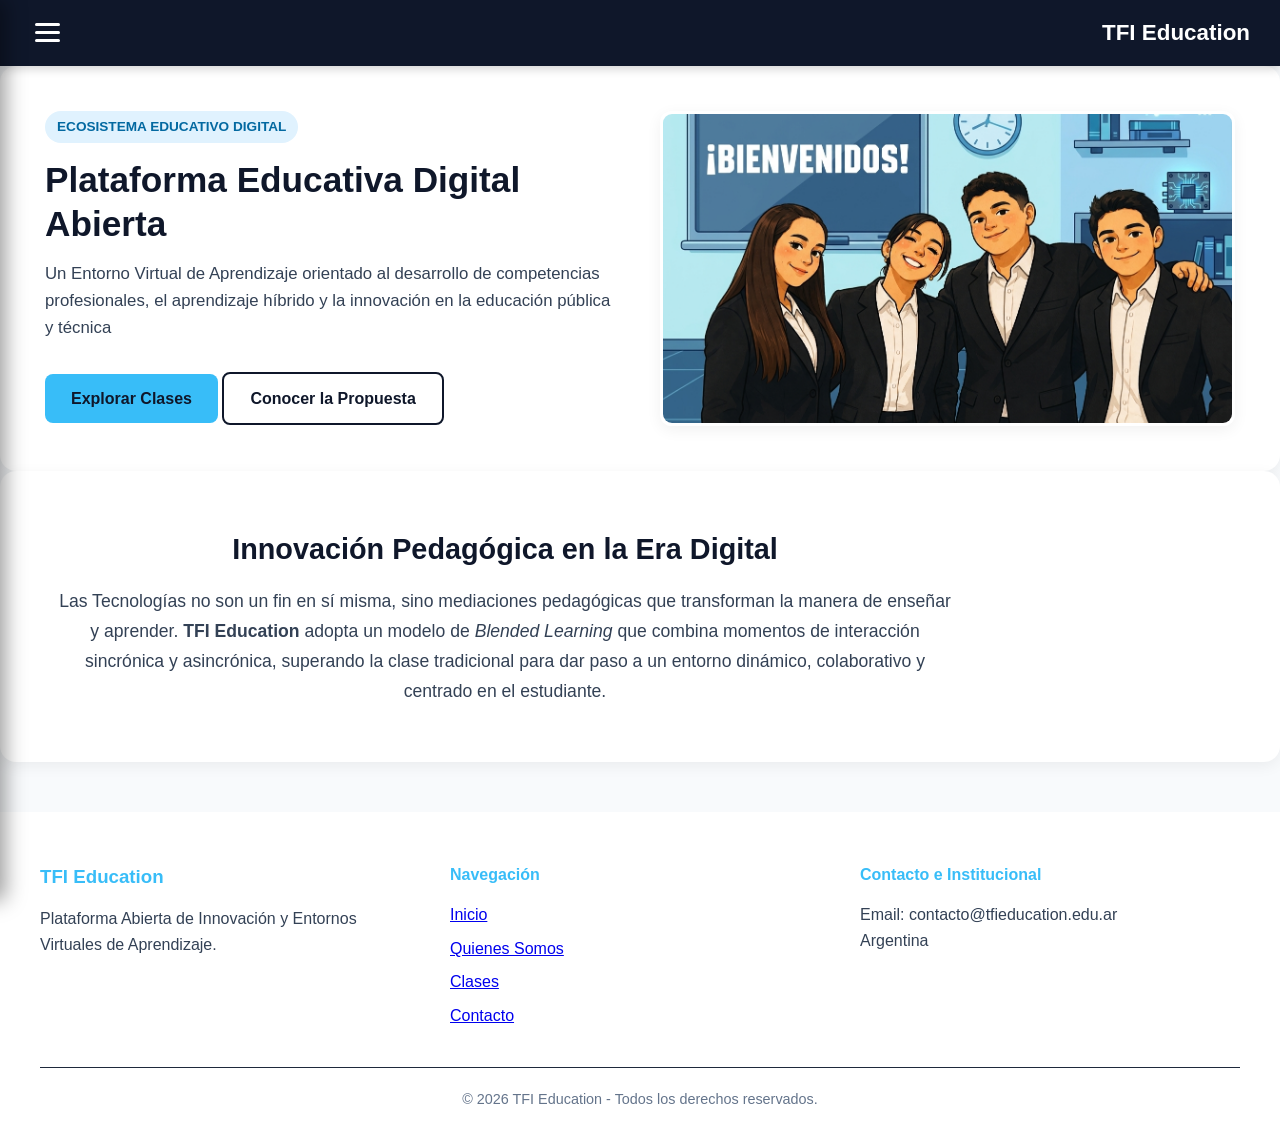
<file: TFI-Education-Final-main ultimo/index.html>
<!DOCTYPE html>
<html lang="es">
<head>
    <meta charset="UTF-8">
    <meta name="viewport" content="width=device-width, initial-scale=1.0">
    <title>TFI-Education</title>
    <link rel="stylesheet" href="./style/style.css">
    <link rel="stylesheet" href="./style/index.css">
</head>
<body>
    <input type="checkbox" id="toggle-menu" class="checkbox-menu">
    <header class="barra-superior">
        <label for="toggle-menu" class="btn-menu">
            <span class="linea"></span>
            <span class="linea"></span>
            <span class="linea"></span>
        </label>
        <h1 class="logo">TFI Education</h1>
    </header>
    <aside class="panel-lateral">
        <label for="toggle-menu" class="btn-cerrar">&times;</label>
        <h2 class="titulo-menu">Navegación</h2>
        <ul class="menu">
            <li class="menu_item active"><a href="index.html">Inicio</a></li>
            <li class="menu_item"><a href="./pages/somos.html">Quienes Somos</a></li>
            <li class="menu_item"><a href="./pages/clases.html">Clases</a></li>
            <li class="menu_item"><a href="./pages/contacto.html">Contacto</a></li>
        </ul>
        <div class="logo-ubi">
            <h3>TFI Education</h3>
            <h3>|</h3>
            <h3>Argentina</h3>
        </div>
    </aside>
    <main class="inicio">
        <section class="hero-inicio">
            <div class="hero-texto">
                <span class="destacada">Ecosistema Educativo Digital</span>
                <h2>Plataforma Educativa Digital Abierta</h2>
                <p>Un Entorno Virtual de Aprendizaje orientado al desarrollo de competencias profesionales, el aprendizaje híbrido y la innovación en la educación pública y técnica</p>
                <div class="hero-btn">
                   <a href="./pages/clases.html" class="btn-primario">Explorar Clases</a>
                   <a href="./pages/propuesta.html" class="btn-secundario">Conocer la Propuesta</a>
                </div>        
            </div>
            <div class="hero-multimedia">
                <img src="./images/imagen-bienvenida.jpg" alt="Bienvenidos a TFI Education" class="imagen-bienvenidos">
            </div>
        </section>
        <section id="propuesta-pedagogica" class="seccion-fundamentacion">
            <div class="caja-text-center">
                <h3>Innovación Pedagógica en la Era Digital</h3>
                <p>Las Tecnologías no son un fin en sí misma, sino mediaciones pedagógicas que transforman la manera de enseñar y aprender. <strong>TFI Education</strong> adopta un modelo de <em>Blended Learning</em> que combina momentos de interacción sincrónica y asincrónica, superando la clase tradicional para dar paso a un entorno dinámico, colaborativo y centrado en el estudiante. </p>
            </div>
        </section>
    </main>
    <footer class="pie-pagina">
        <div class="contenido-footer">
            <div class="columna-footer">
                <h3>TFI Education</h3>
                <p>Plataforma Abierta de Innovación y Entornos Virtuales de Aprendizaje.</p>
            </div>
            <div class="columna-footer">
                <h4>Navegación</h4>
                <ul>
                    <li><a href="index.html">Inicio</a></li>
                    <li><a href="./pages/somos.html">Quienes Somos</a></li>
                    <li><a href="./pages/clases.html">Clases</a></li>
                    <li><a href="./pages/contacto.html">Contacto</a></li>
                </ul>
            </div>
            <div class="columna-footer">
                <h4>Contacto e Institucional</h4>
                <p>Email: contacto@tfieducation.edu.ar</p>
                <p>Argentina</p>
            </div>
        </div>
        <div class="copyright-footer">
            <p>&copy; 2026 TFI Education - Todos los derechos reservados.</p>
        </div>
    </footer>
</body>
</html>
</file>
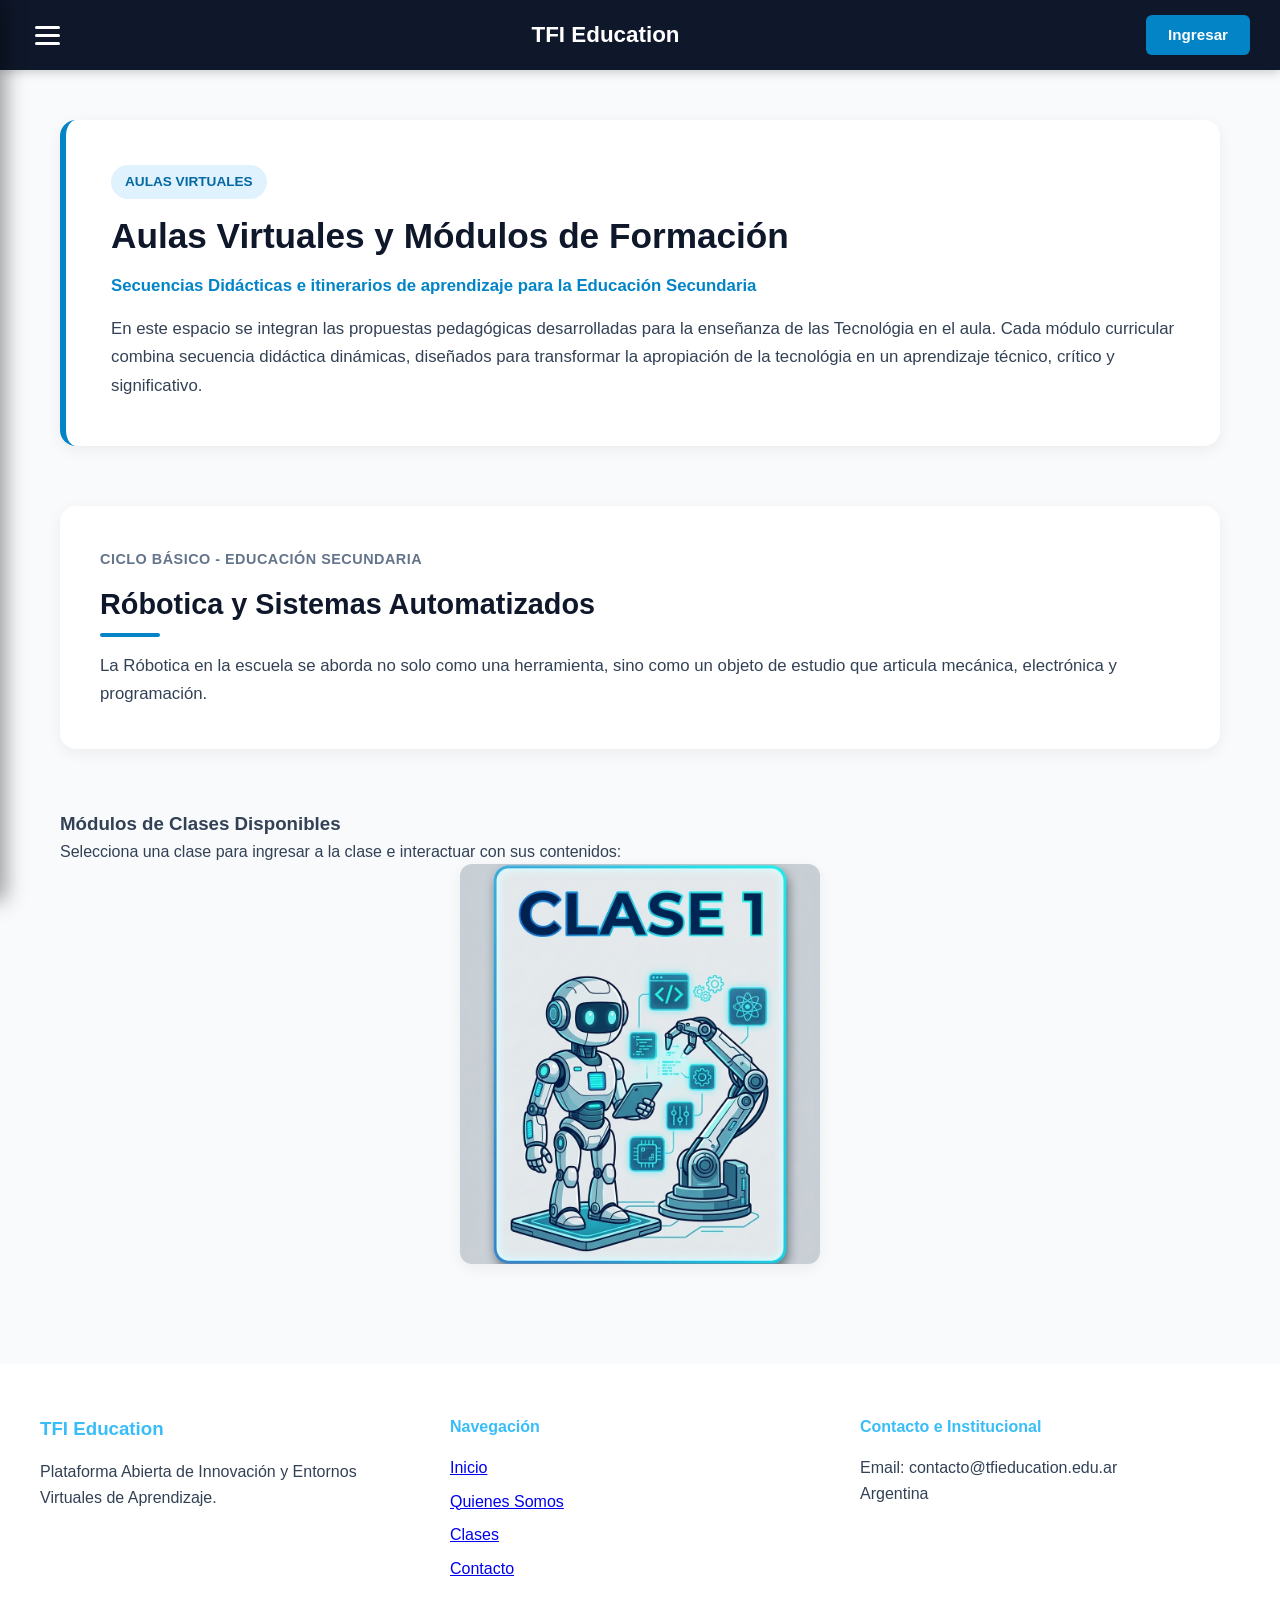
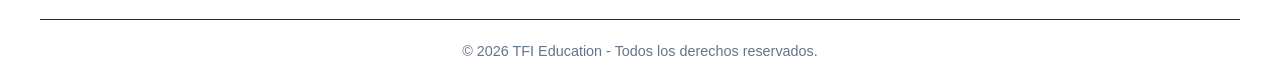
<file: TFI-Education-Final-main ultimo/pages/clases.html>
<!DOCTYPE html>
<html lang="es">
<head>
    <meta charset="UTF-8">
    <meta name="viewport" content="width=device-width, initial-scale=1.0">
    <title>TFI-Education-Trabajos</title>
    <link rel="stylesheet" href="../style/style.css">
    <link rel="stylesheet" href="../style/trabajos.css">
</head>
<body>
    <input type="checkbox" id="toggle-menu" class="checkbox-menu">
    <header class="barra-superior">
        <label for="toggle-menu" class="btn-menu">
            <span class="linea"></span>
            <span class="linea"></span>
            <span class="linea"></span>
        </label>
        <h1 class="logo">TFI Education</h1>
        <a href="./pages/clases.html" class="btn-ingresar">Ingresar</a>
    </header>
    <aside class="panel-lateral">
        <label for="toggle-menu" class="btn-cerrar">&times;</label>
        <h2 class="titulo-menu">Navegación</h2>
        <ul class="menu">
            <li class="menu_item active"><a href="../index.html">Inicio</a></li>
            <li class="menu_item"><a href="somos.html">Quienes Somos</a></li>
            <li class="menu_item"><a href="clases.html">Clases</a></li>
            <li class="menu_item"><a href="contacto.html">Contacto</a></li>
        </ul>
        <div class="logo-ubi">
            <h3>TFI Education</h3>
            <h3>|</h3>
            <h3>Argentina</h3> 
        </div>
    </aside>

    <main class="contenido-trabajo">

        <section class="hero-seccion-trabajo">
            <div class="hero-tarjeta-trabajo">
                <span class="etiqueta-materia">Aulas Virtuales</span>
                <h2>Aulas Virtuales y Módulos de Formación</h2>
                <h3>Secuencias Didácticas e itinerarios de aprendizaje para la Educación Secundaria</h3>
                <p>En este espacio se integran las propuestas pedagógicas desarrolladas para la enseñanza de las Tecnológia en el aula. Cada módulo curricular combina secuencia didáctica dinámicas, diseñados para transformar la apropiación de la tecnológia en un aprendizaje técnico, crítico y significativo.</p>
            </div>
        </section>

        <section class="materia-seccion-curricular">
            <div class="materia-bloque">
                <span class="materia-nivel">Ciclo Básico - Educación Secundaria</span>
                <h3>Róbotica y Sistemas Automatizados</h3>
                <p>La Róbotica en la escuela se aborda no solo como una herramienta, sino como un objeto de estudio que articula mecánica, electrónica y programación.</p>
            </div>
        </section>

        <section class="seccion-clases">
            <h3 class="seccion-titulo">Módulos de Clases Disponibles</h3>
            <p class="seccion-subtitulo">Selecciona una clase para ingresar a la clase e interactuar con sus contenidos:</p>

            <div class="contenedor-clases">

                <a href="./class/clase-1.html" class="tarjeta-clase">
                    <img src="../images/clase-1.jpg" alt="Clase 1: Descubriendo la Róbotica" class="clase-imagen">
                    <div class="clase-overlay">
                        <span class="badge-estado disponible">Disponible</span>
                        <h4 class="clase-titulo">Clase 1: Descubriendo la Róbotica</h4>
                        <p class="clase-descripcion"> Definiciones de robótica, robots y tipos de robots</p>
                        <span class="btn-acceder">Ingresar a la Clase &rarr;</span>
                    </div>
                </a>                
            </div>
        </section>
    </main>

     <footer class="pie-pagina">
        <div class="contenido-footer">
            <div class="columna-footer">
                <h3>TFI Education</h3>
                <p>Plataforma Abierta de Innovación y Entornos Virtuales de Aprendizaje.</p>
            </div>
            <div class="columna-footer">
                <h4>Navegación</h4>
                <ul>
                    <li><a href="../index.html">Inicio</a></li>
                    <li><a href="somos.html">Quienes Somos</a></li>
                    <li><a href="clases.html">Clases</a></li>
                    <li><a href="contacto.html">Contacto</a></li>
                </ul>
            </div>
            <div class="columna-footer">
                <h4>Contacto e Institucional</h4>
                <p>Email: contacto@tfieducation.edu.ar</p>
                <p>Argentina</p>
            </div>
        </div>
        <div class="copyright-footer">
            <p>&copy; 2026 TFI Education - Todos los derechos reservados.</p>
        </div>
    </footer>
</body>
</html>
</file>
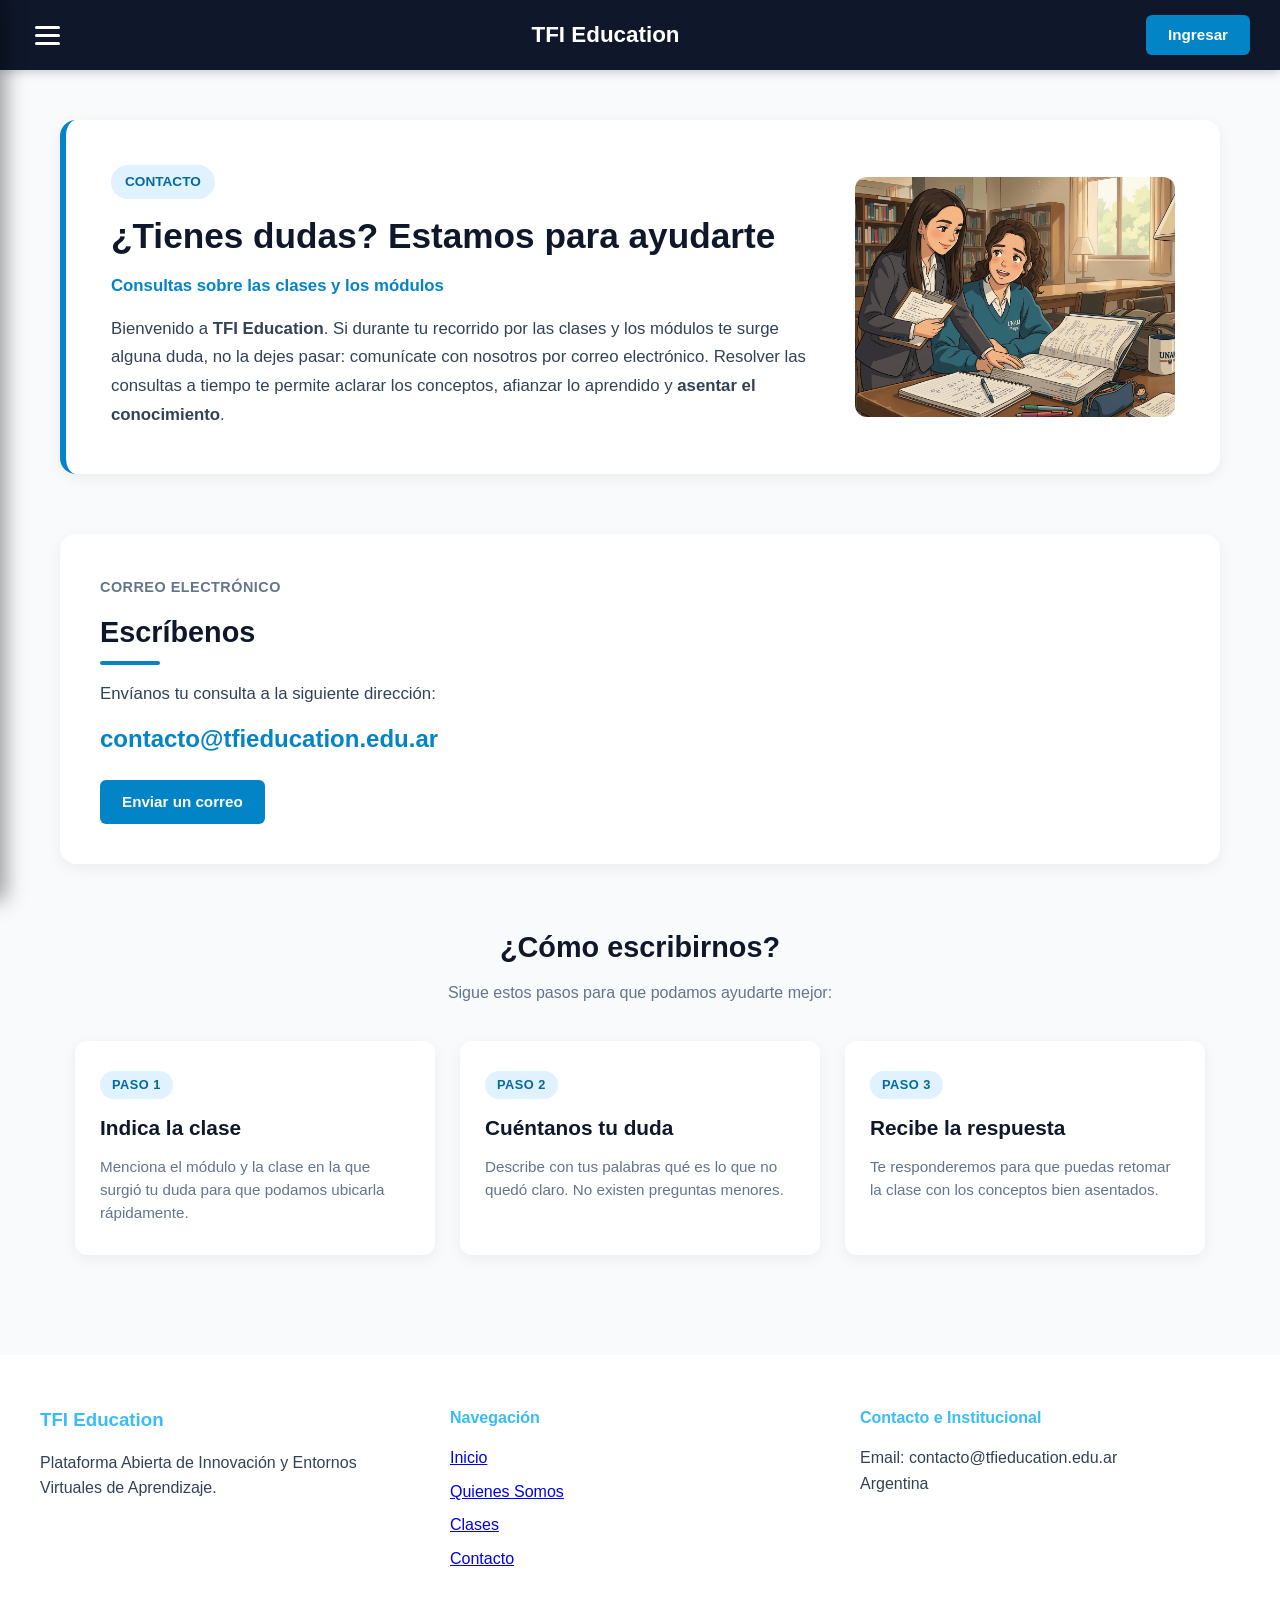
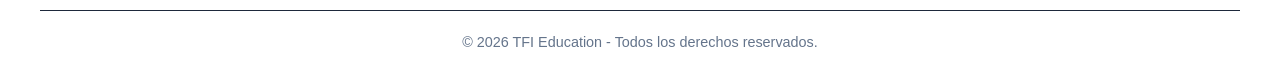
<file: TFI-Education-Final-main ultimo/pages/contacto.html>
<!DOCTYPE html>
<html lang="es">
<head>
    <meta charset="UTF-8">
    <meta name="viewport" content="width=device-width, initial-scale=1.0">
    <title>TFI-Education-Contacto</title>
    <link rel="stylesheet" href="../style/style.css">
    <link rel="stylesheet" href="../style/contacto.css">
</head>
<body>
    <input type="checkbox" id="toggle-menu" class="checkbox-menu">
    <header class="barra-superior">
        <label for="toggle-menu" class="btn-menu">
            <span class="linea"></span>
            <span class="linea"></span>
            <span class="linea"></span>
        </label>
        <h1 class="logo">TFI Education</h1>
        <a href="trabajos.html" class="btn-ingresar">Ingresar</a>
    </header>
    <aside class="panel-lateral">
        <label for="toggle-menu" class="btn-cerrar">&times;</label>
        <h2 class="titulo-menu">Navegación</h2>
        <ul class="menu">
            <li class="menu_item"><a href="../index.html">Inicio</a></li>
            <li class="menu_item"><a href="somos.html">Quienes Somos</a></li>
            <li class="menu_item"><a href="clases.html">Clases</a></li>
            <li class="menu_item active"><a href="contacto.html">Contacto</a></li>
        </ul>
        <div class="logo-ubi">
            <h3>TFI Education</h3>
            <h3>|</h3>
            <h3>Argentina</h3>
        </div>
    </aside>

    <main class="contenido-contacto">

        <section class="hero-seccion-contacto">
            <div class="hero-tarjeta-contacto">
                <div class="hero-texto-contacto">
                    <span class="etiqueta-contacto">Contacto</span>
                    <h2>¿Tienes dudas? Estamos para ayudarte</h2>
                    <h3>Consultas sobre las clases y los módulos</h3>
                    <p>Bienvenido a <strong>TFI Education</strong>. Si durante tu recorrido por las clases y los módulos te surge alguna duda, no la dejes pasar: comunícate con nosotros por correo electrónico. Resolver las consultas a tiempo te permite aclarar los conceptos, afianzar lo aprendido y <strong>asentar el conocimiento</strong>.</p>
                </div>
                <div class="hero-imagen-contacto">
                    <img src="../images/consulta-1.png" alt="Alumna consulta a su docente">
                </div>
            </div>
        </section>

        <section class="contacto-seccion-correo">
            <div class="contacto-bloque">
                <span class="contacto-nivel">Correo electrónico</span>
                <h3>Escríbenos</h3>
                <p>Envíanos tu consulta a la siguiente dirección:</p>
                <p class="correo-texto">contacto@tfieducation.edu.ar</p>
                <a href="mailto:contacto@tfieducation.edu.ar?subject=Consulta%20desde%20TFI%20Education" class="btn-correo">Enviar un correo</a>
            </div>

        </section>

        <section class="seccion-pasos">
            <h3 class="seccion-titulo">¿Cómo escribirnos?</h3>
            <p class="seccion-subtitulo">Sigue estos pasos para que podamos ayudarte mejor:</p>

            <div class="contenedor-pasos">

                <article class="tarjeta-paso">
                    <span class="paso-numero">Paso 1</span>
                    <h4 class="paso-titulo">Indica la clase</h4>
                    <p class="paso-descripcion">Menciona el módulo y la clase en la que surgió tu duda para que podamos ubicarla rápidamente.</p>
                </article>

                <article class="tarjeta-paso">
                    <span class="paso-numero">Paso 2</span>
                    <h4 class="paso-titulo">Cuéntanos tu duda</h4>
                    <p class="paso-descripcion">Describe con tus palabras qué es lo que no quedó claro. No existen preguntas menores.</p>
                </article>

                <article class="tarjeta-paso">
                    <span class="paso-numero">Paso 3</span>
                    <h4 class="paso-titulo">Recibe la respuesta</h4>
                    <p class="paso-descripcion">Te responderemos para que puedas retomar la clase con los conceptos bien asentados.</p>
                </article>

            </div>
        </section>

    </main>

    <footer class="pie-pagina">
        <div class="contenido-footer">
            <div class="columna-footer">
                <h3>TFI Education</h3>
                <p>Plataforma Abierta de Innovación y Entornos Virtuales de Aprendizaje.</p>
            </div>
            <div class="columna-footer">
                <h4>Navegación</h4>
                <ul>
                    <li><a href="../index.html">Inicio</a></li>
                    <li><a href="somos.html">Quienes Somos</a></li>
                    <li><a href="clases.html">Clases</a></li>
                    <li><a href="contacto.html">Contacto</a></li>
                </ul>
            </div>
            <div class="columna-footer">
                <h4>Contacto e Institucional</h4>
                <p>Email: contacto@tfieducation.edu.ar</p>
                <p>Argentina</p>
            </div>
        </div>
        <div class="copyright-footer">
            <p>&copy; 2026 TFI Education - Todos los derechos reservados.</p>
        </div>
    </footer>
</body>
</html>
</file>
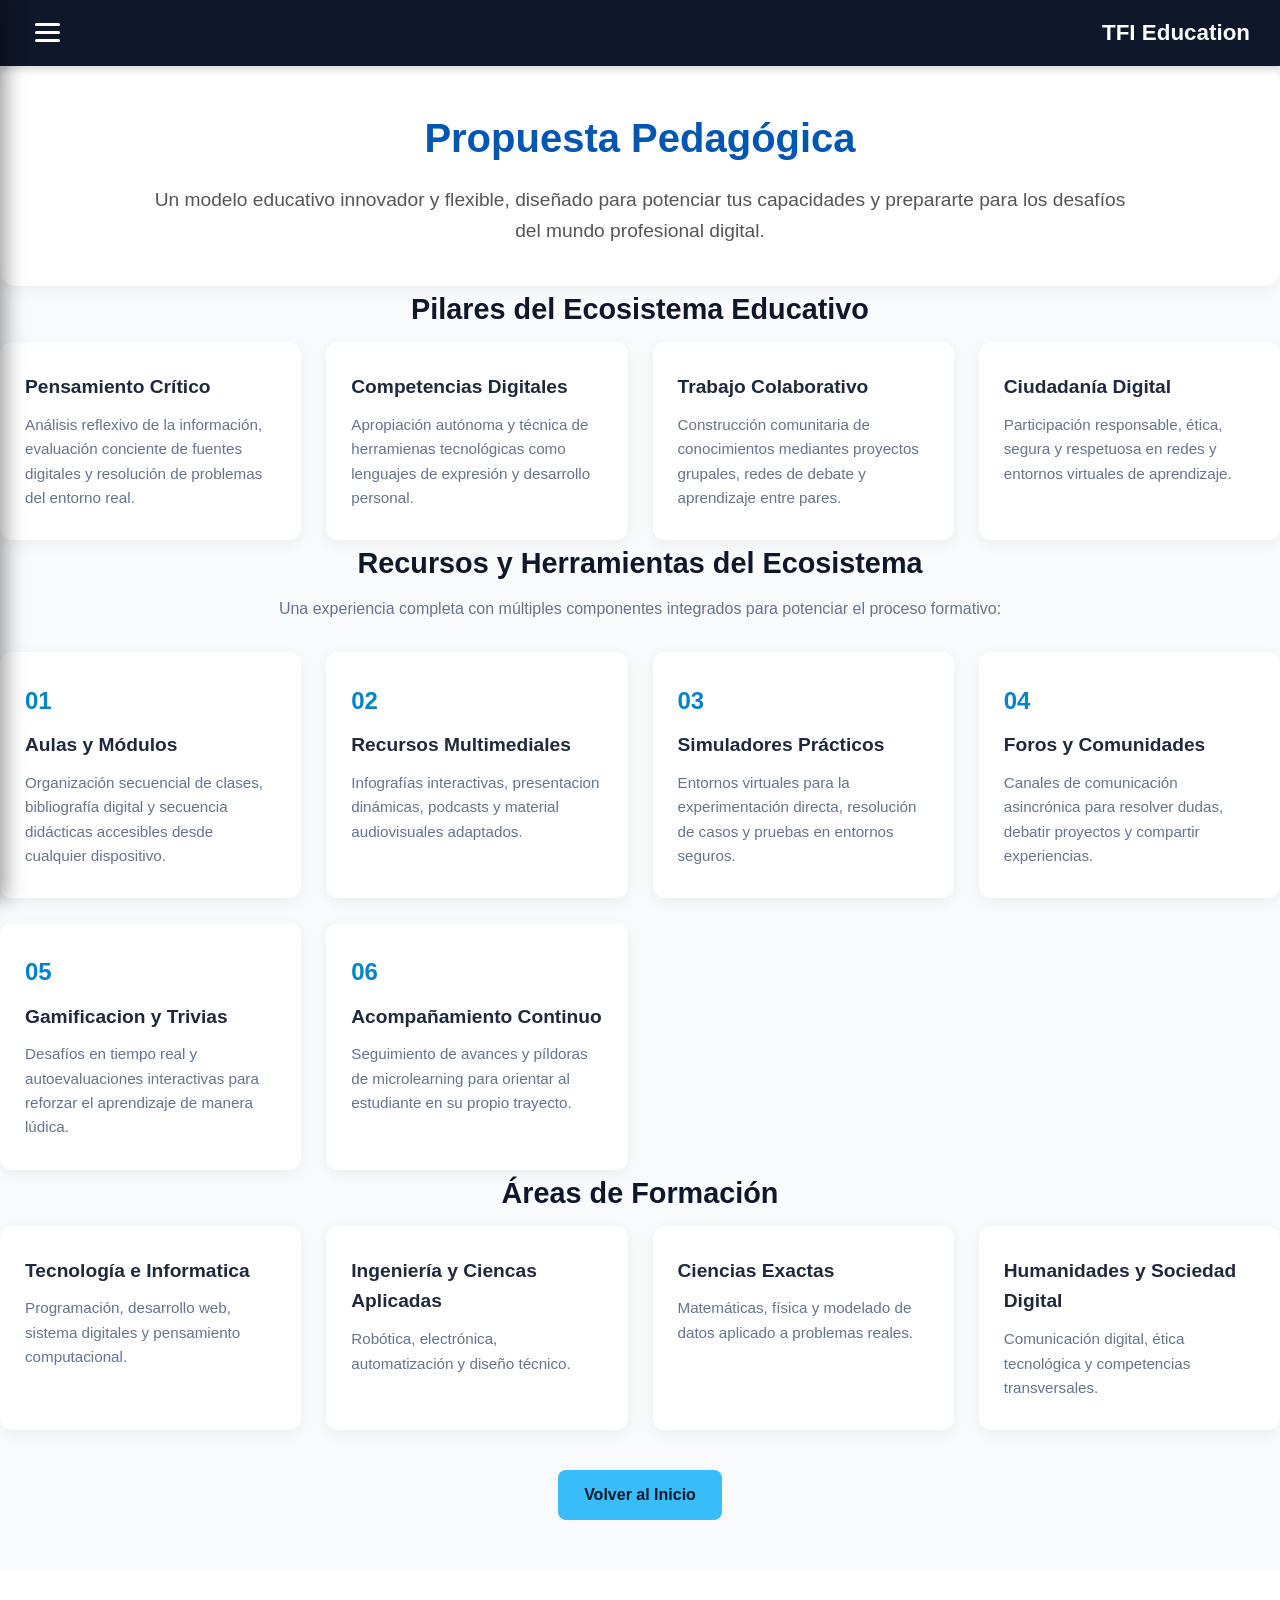
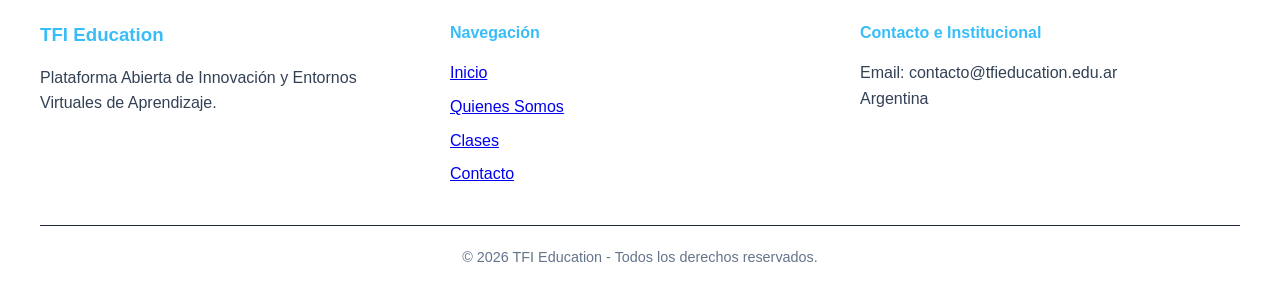
<file: TFI-Education-Final-main ultimo/pages/propuesta.html>
<!DOCTYPE html>
<html lang="es">
<head>
    <meta charset="UTF-8">
    <meta name="viewport" content="width=device-width, initial-scale=1.0">
    <title>Propuesta Pedagógica - TFI Education</title>
    <link rel="stylesheet" href="../style/style.css">
    <link rel="stylesheet" href="../style/index.css">
</head>
<body>
    <input type="checkbox" id="toggle-menu" class="checkbox-menu">
    <header class="barra-superior">
        <label for="toggle-menu" class="btn-menu">
            <span class="linea"></span>
            <span class="linea"></span>
            <span class="linea"></span>
        </label>
        <h1 class="logo">TFI Education</h1>
    </header>
    <aside class="panel-lateral">
        <label for="toggle-menu" class="btn-cerrar">&times;</label>
        <h2 class="titulo-menu">Navegación</h2>
        <ul class="menu">
            <li class="menu_item"><a href="../index.html">Inicio</a></li>
            <li class="menu_item"><a href="somos.html">Quienes Somos</a></li>
            <li class="menu_item"><a href="clases.html">Clases</a></li>
            <li class="menu_item"><a href="contacto.html">Contacto</a></li>
        </ul>
        <div class="logo-ubi">
            <h3>TFI Education</h3>
            <h3>|</h3>
            <h3>Argentina</h3>
        </div>
    </aside>
    <main class="inicio">
        <!-- PROPUESTA PEDAGÓGICA -->
        <section class="seccion-fundamentacion" style="text-align: center; width: 100%; padding: 40px 20px; box-sizing: border-box;">
            <div style="max-width: 1000px; margin: 0 auto;">
                <h2 style="font-size: 2.5rem; margin-bottom: 15px; color: #0056b3; text-align: center;">Propuesta Pedagógica</h2>
                <p style="font-size: 1.2rem; color: #555; text-align: center; margin: 0 auto; line-height: 1.6;">
                    Un modelo educativo innovador y flexible, diseñado para potenciar tus capacidades y prepararte para los desafíos del mundo profesional digital.
                </p>
            </div>
        </section>

        <!-- SECCIÓN PILARES -->
        <section class="seccion-pilar">
    <main class="inicio">
        <!-- SECCIÓN PILARES -->
        <section class="seccion-pilar">
            <h3 class="title-seccion">Pilares del Ecosistema Educativo</h3>
            <div class="pilares">
                <article class="tarjeta-pilar">
                    <div class="icono-pilar"></div>
                    <h4>Pensamiento Crítico</h4>
                    <p>Análisis reflexivo de la información, evaluación conciente de fuentes digitales y resolución de problemas del entorno real.</p>
                </article>
                <article class="tarjeta-pilar">
                    <div class="icono-pilar"></div>
                    <h4>Competencias Digitales</h4>
                    <p>Apropiación autónoma y técnica de herramienas tecnológicas como lenguajes de expresión y desarrollo personal.</p>
                </article>
                <article class="tarjeta-pilar">
                    <div class="icono-pilar"></div>
                    <h4>Trabajo Colaborativo</h4>
                    <p>Construcción comunitaria de conocimientos mediantes proyectos grupales, redes de debate y aprendizaje entre pares.</p>
                </article>
                <article class="tarjeta-pilar">
                    <div class="icono-pilar"></div>
                    <h4>Ciudadanía Digital</h4>
                    <p>Participación responsable, ética, segura y respetuosa en redes y entornos virtuales de aprendizaje.</p>
                </article>
            </div>
        </section>

        <!-- SECCIÓN RECURSOS -->
        <section class="seccion-recorrido">
            <h3 class="title-seccion">Recursos y Herramientas del Ecosistema</h3>
            <p class="subtitle-seccion"> Una experiencia completa con múltiples componentes integrados para potenciar el proceso formativo: </p>
            <div class="recorrido">
                <div class="tarjeta-recorrido">
                    <span class="numero-recorrido">01</span>
                    <h4>Aulas y Módulos</h4>
                    <p>Organización secuencial de clases, bibliografía digital y secuencia didácticas accesibles desde cualquier dispositivo.</p>
                </div>
                <div class="tarjeta-recorrido">
                    <span class="numero-recorrido">02</span>
                    <h4>Recursos Multimediales</h4>
                    <p>Infografías interactivas, presentacion dinámicas, podcasts y material audiovisuales adaptados.</p>
                </div>
                <div class="tarjeta-recorrido">
                    <span class="numero-recorrido">03</span>
                    <h4>Simuladores Prácticos</h4>
                    <p>Entornos virtuales para la experimentación directa, resolución de casos y pruebas en entornos seguros.</p>
                </div>
                <div class="tarjeta-recorrido">
                    <span class="numero-recorrido">04</span>
                    <h4>Foros y Comunidades</h4>
                    <p>Canales de comunicación asincrónica para resolver dudas, debatir proyectos y compartir experiencias.</p>
                </div>
                <div class="tarjeta-recorrido">
                    <span class="numero-recorrido">05</span>
                    <h4>Gamificacion y Trivias</h4>
                    <p>Desafíos en tiempo real y autoevaluaciones interactivas para reforzar el aprendizaje de manera lúdica.</p>
                </div>
                <div class="tarjeta-recorrido">
                    <span class="numero-recorrido">06</span>
                    <h4>Acompañamiento Continuo</h4>
                    <p>Seguimiento de avances y píldoras de microlearning para orientar al estudiante en su propio trayecto.</p>
                </div>
            </div>
        </section>

        <!-- SECCIÓN ÁREAS DE FORMACIÓN -->
        <section class="seccion-categoria">
            <h3 class="title-seccion">Áreas de Formación</h3>
            <div class="categoria">
                <div class="tarjeta-categoria">
                    <h4>Tecnología e Informatica</h4>
                    <p>Programación, desarrollo web, sistema digitales y pensamiento computacional.</p>
                </div>
                <div class="tarjeta-categoria">
                    <h4>Ingeniería y Ciencas Aplicadas</h4>
                    <p>Robótica, electrónica, automatización y diseño técnico.</p>
                </div>
                <div class="tarjeta-categoria">
                    <h4>Ciencias Exactas</h4>
                    <p>Matemáticas, física y modelado de datos aplicado a problemas reales.</p>
                </div>
                <div class="tarjeta-categoria">
                    <h4>Humanidades y Sociedad Digital</h4>
                    <p>Comunicación digital, ética tecnológica y competencias transversales.</p>
                </div>
            </div>
        </section>

        <!-- BOTÓN DE VOLVER AL INICIO -->
        <div style="text-align: center; margin: 40px 0;">
            <a href="../index.html" class="btn-primario">Volver al Inicio</a>
        </div>
    </main>
    <footer class="pie-pagina">
        <div class="contenido-footer">
            <div class="columna-footer">
                <h3>TFI Education</h3>
                <p>Plataforma Abierta de Innovación y Entornos Virtuales de Aprendizaje.</p>
            </div>
            <div class="columna-footer">
                <h4>Navegación</h4>
                <ul>
                    <li><a href="../index.html">Inicio</a></li>
                    <li><a href="somos.html">Quienes Somos</a></li>
                    <li><a href="clases.html">Clases</a></li>
                    <li><a href="contacto.html">Contacto</a></li>
                </ul>
            </div>
            <div class="columna-footer">
                <h4>Contacto e Institucional</h4>
                <p>Email: contacto@tfieducation.edu.ar</p>
                <p>Argentina</p>
            </div>
        </div>
        <div class="copyright-footer">
            <p>&copy; 2026 TFI Education - Todos los derechos reservados.</p>
        </div>
    </footer>
</body>
</file>
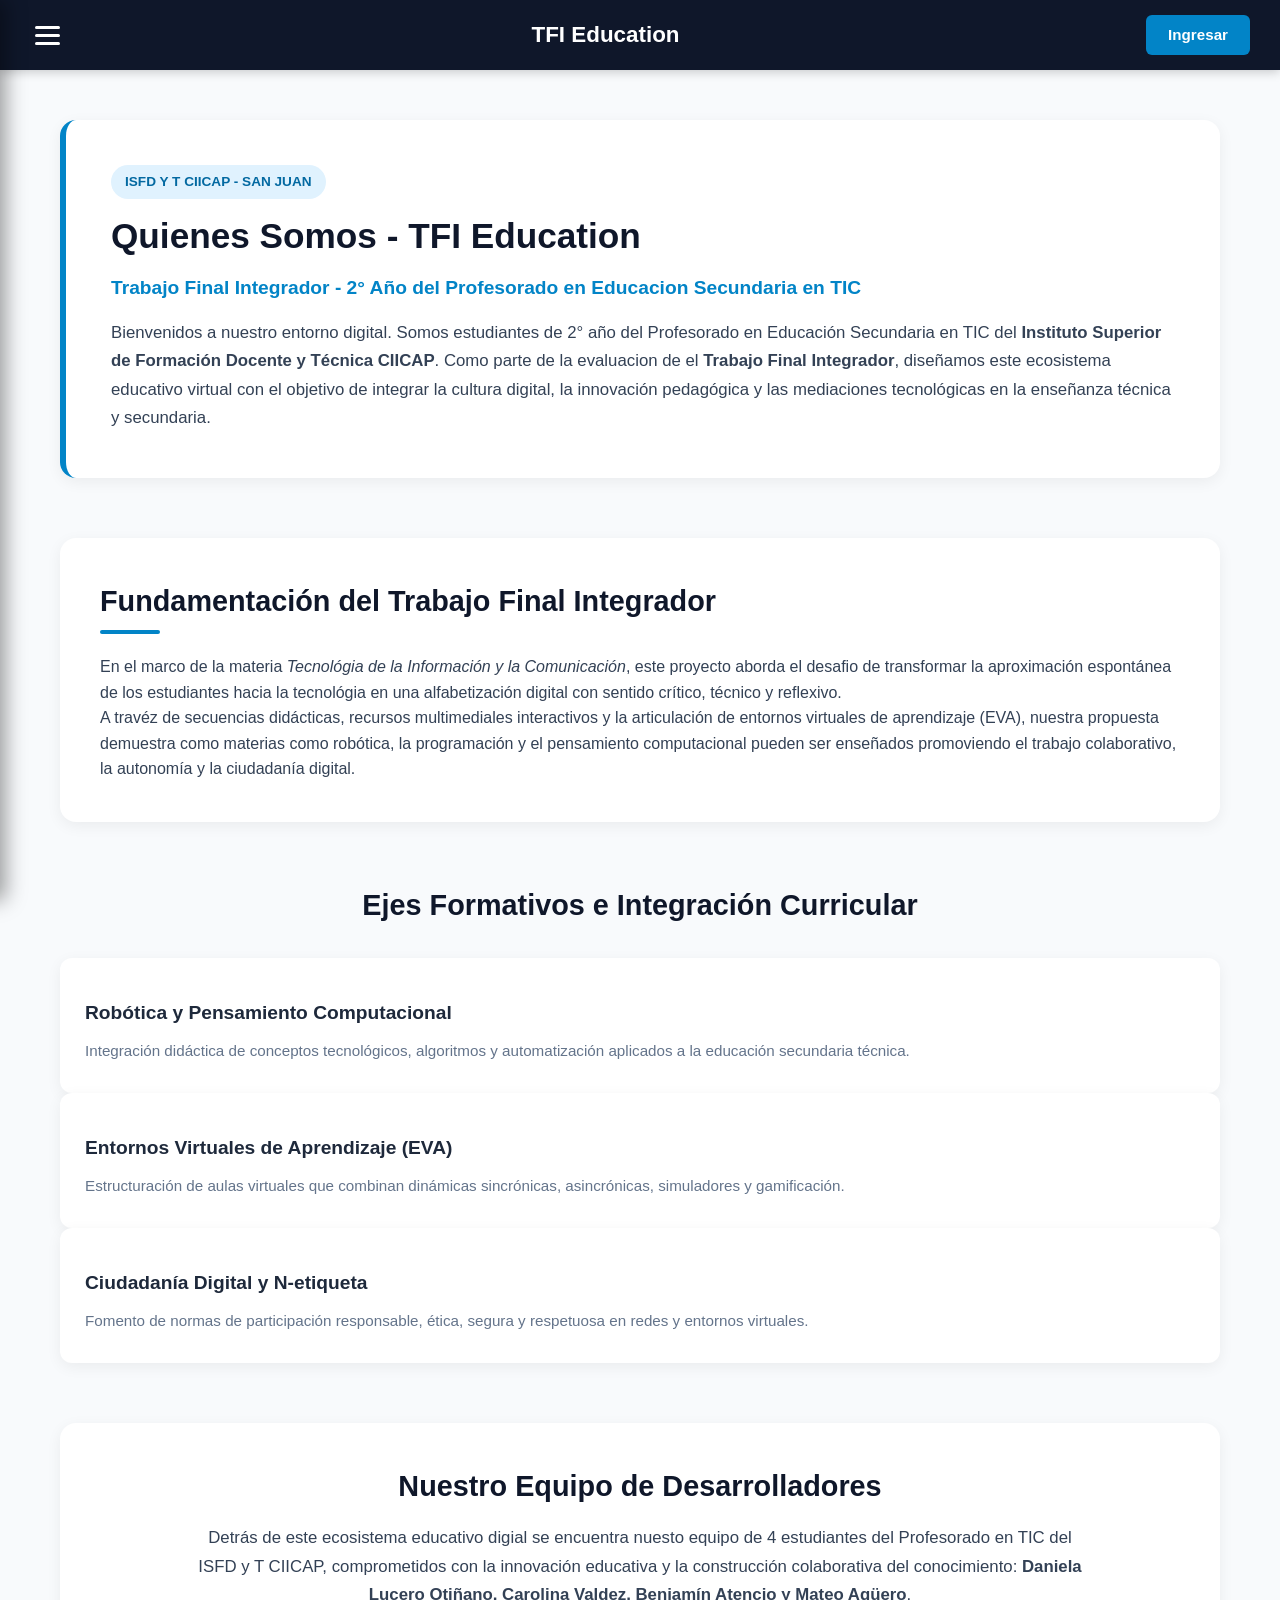
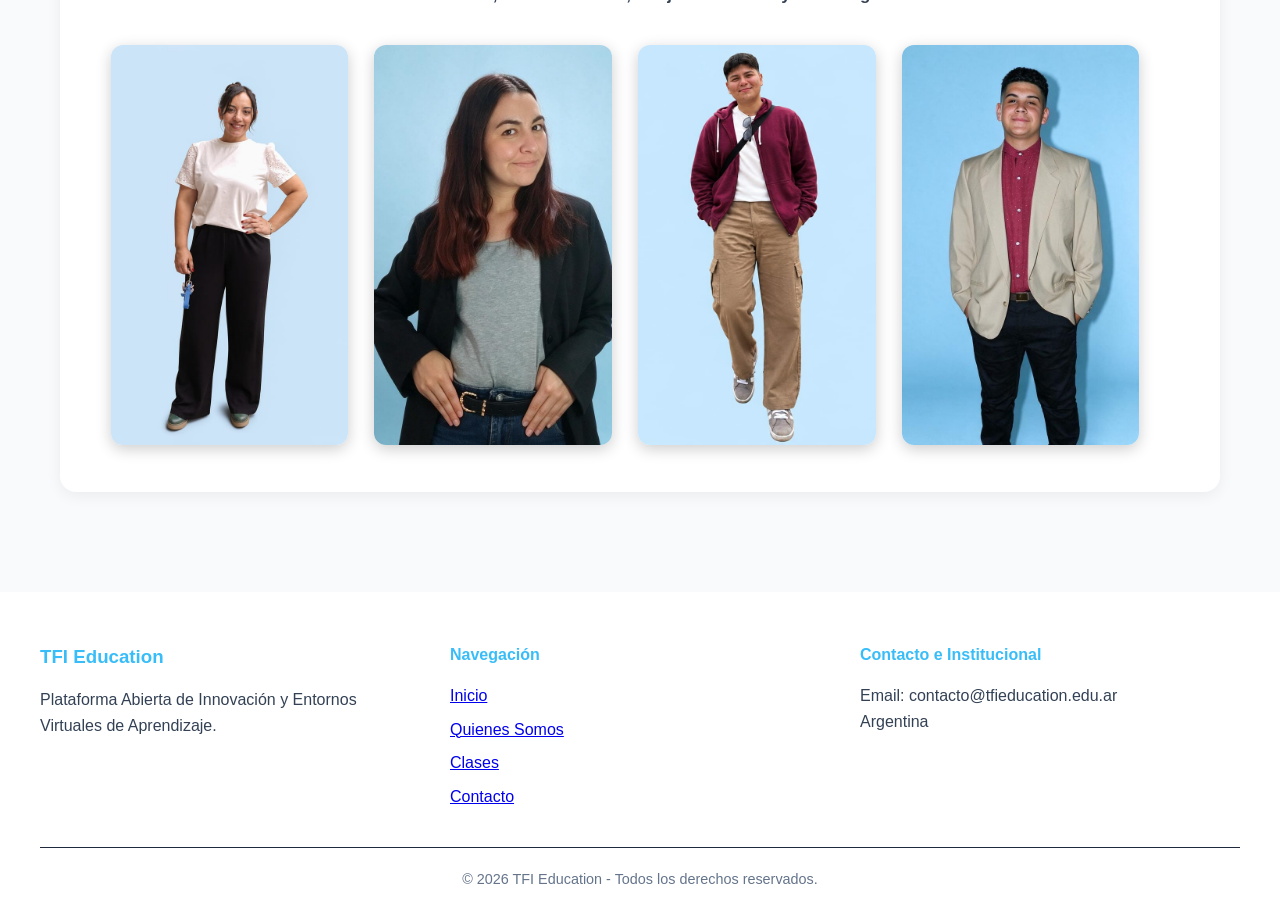
<file: TFI-Education-Final-main ultimo/pages/somos.html>
<!DOCTYPE html>
<html lang="es">
<head>
    <meta charset="UTF-8">
    <meta name="viewport" content="width=device-width, initial-scale=1.0">
    <title>TFI-Education-Quienes-Somos</title>
    <link rel="stylesheet" href="../style/style.css">
    <link rel="stylesheet" href="../style/somos.css">
</head>
<body>
    <input type="checkbox" id="toggle-menu" class="checkbox-menu">
    <header class="barra-superior">
        <label for="toggle-menu" class="btn-menu">
            <span class="linea"></span>
            <span class="linea"></span>
            <span class="linea"></span>
        </label>
        <h1 class="logo">TFI Education</h1>
        <a href="./pages/trabajos.html" class="btn-ingresar">Ingresar</a>
    </header>
    <aside class="panel-lateral">
        <label for="toggle-menu" class="btn-cerrar">&times;</label>
        <h2 class="titulo-menu">Navegación</h2>
        <ul class="menu">
            <li class="menu_item active"><a href="../index.html">Inicio</a></li>
            <li class="menu_item"><a href="somos.html">Quienes Somos</a></li>
            <li class="menu_item"><a href="clases.html">Clases</a></li>
            <li class="menu_item"><a href="contacto.html">Contacto</a></li>
        </ul>
        <div class="logo-ubi">
            <h3>TFI Education</h3>
            <h3>|</h3>
            <h3>Argentina</h3> 
        </div>
    </aside>
    <main class="somo-contenido">
        <section class="somo-hero">
            <div class="somo-hero-contenedor">
                <span class="etiqueta-institucional">ISFD Y T CIICAP - San Juan</span>
                <h2>Quienes Somos - TFI Education</h2>
                <h3>Trabajo Final Integrador - 2° Año del Profesorado en Educacion Secundaria en TIC</h3>
                <p>Bienvenidos a nuestro entorno digital. Somos estudiantes de 2° año del Profesorado en Educación Secundaria en TIC del <strong>Instituto Superior de Formación Docente y Técnica CIICAP</strong>. Como parte de la evaluacion de el <strong>Trabajo Final Integrador</strong>, diseñamos este ecosistema educativo virtual con el objetivo de integrar la cultura digital, la innovación pedagógica y las mediaciones tecnológicas en la enseñanza técnica y secundaria.</p>
            </div>
        </section>

        <section class="seccion-fundamentacion-tfi">
            <div class="bloque-fundamentacion">
                <h3>Fundamentación del Trabajo Final Integrador</h3>
                <p>En el marco de la materia <em>Tecnológia de la Información y la Comunicación</em>, este proyecto aborda el desafio de transformar la aproximación espontánea de los estudiantes hacia la tecnológia en una alfabetización digital con sentido crítico, técnico y reflexivo.</p>
                <p>A travéz de secuencias didácticas, recursos multimediales interactivos y la articulación de entornos virtuales de aprendizaje (EVA), nuestra propuesta demuestra como materias como robótica, la programación y el pensamiento computacional pueden ser enseñados promoviendo el trabajo colaborativo, la autonomía y la ciudadanía digital.</p>
            </div>
        </section>

        <section class="seccion-ejes">
            <h3 class="titulo-seccion">Ejes Formativos e Integración Curricular</h3>
            <div class="grilla-ejes">
                <article class="tarjeta-eje">
                    <div class="icono-eje"></div>
                    <h4>Robótica y Pensamiento Computacional</h4>
                    <p>Integración didáctica de conceptos tecnológicos, algoritmos y automatización aplicados a la educación secundaria técnica.</p>
                </article>

                <article class="tarjeta-eje">
                    <div class="icono-eje"></div>
                    <h4>Entornos Virtuales de Aprendizaje (EVA)</h4>
                    <p>Estructuración de aulas virtuales que combinan dinámicas sincrónicas, asincrónicas, simuladores y gamificación.</p>
                </article>

                <article class="tarjeta-eje">
                    <div class="icono-eje"></div>
                    <h4>Ciudadanía Digital y N-etiqueta</h4>
                    <p>Fomento de normas de participación responsable, ética, segura y respetuosa en redes y entornos virtuales.</p>
                </article>

            </div>
        </section>

        <section class="seccion-equipo">
            <div class="encabezado-equipo">
                <h3 class="titulo-seccion">Nuestro Equipo de Desarrolladores</h3>
                <p class="descripcion-equipo">Detrás de este ecosistema educativo digial se encuentra nuesto equipo de 4 estudiantes del Profesorado en TIC del ISFD y T CIICAP, comprometidos con la innovación educativa y la construcción colaborativa del conocimiento: <strong>Daniela Lucero Otiñano, Carolina Valdez, Benjamín Atencio y Mateo Agüero</strong>.
                </p>
            </div>
            <div class="tarjetas-interactivas">
                <div class="docente">
    <img class="docente-imagen" src="../images/docente-1.jpeg" alt="Daniela Lucero Otiñano">
    <div class="descripcion">
        <h2 class="docente_nombre">Daniela Lucero Otiñano</h2>
        <p class="docente_carrera">Me llamo Daniela Lucero Otiñano, soy mamá, gestora del automotor y estudiante de segundo año de Profesorado en Educación Secundaria en TIC.</p>
    </div>
                </div>
                <div class="docente">
                    <img class="docente-imagen" src="../images/docente-2.jpeg" alt="Docente 2">
                    <div class="descripcion">
                    <h2 class="docente_nombre">Carolina Valdez</h2>
                    <p class="docente_carrera">Me llamo Carolina Valdez. Me gusta enseñar matemática, física y química. Juego al hockey y curso el segundo año del Profesorado en Educación Secundaria en TIC.</p> 
                    </div>
                </div>
                <div class="docente">
                    <img class="docente-imagen" src="../images/docente-3.jpeg" alt="Docente 3">
                    <div class="descripcion">
                        <h2 class="docente_nombre">Docente 3</h2>
                        <p class="docente_carrera">Lorem ipsum dolor sit amet consectetur adipisicing elit. Doloremque perspiciatis totam, odio possimus ipsum facilis sequi iste eaque corrupti sint!</p>  
                    </div>
                </div>
                <div class="docente">
                    <img class="docente-imagen" src="../images/docente-4.jpeg" alt="Docente 4">
                    <div class="descripcion">
                        <h2 class="docente_nombre">Docente 4</h2>
                        <p class="docente_carrera">Lorem ipsum, dolor sit amet consectetur adipisicing elit. Doloremque, non inventore ullam voluptatem expedita magni assumenda eos voluptas numquam asperiores?</p>   
                    </div> 
                </div>
            </div>
        </section>        
    </main>

     <footer class="pie-pagina">
        <div class="contenido-footer">
            <div class="columna-footer">
                <h3>TFI Education</h3>
                <p>Plataforma Abierta de Innovación y Entornos Virtuales de Aprendizaje.</p>
            </div>
            <div class="columna-footer">
                <h4>Navegación</h4>
                <ul>
                    <li><a href="../index.html">Inicio</a></li>
                    <li><a href="somos.html">Quienes Somos</a></li>
                    <li><a href="clases.html">Clases</a></li>
                    <li><a href="contacto.html">Contacto</a></li>
                </ul>
            </div>
            <div class="columna-footer">
                <h4>Contacto e Institucional</h4>
                <p>Email: contacto@tfieducation.edu.ar</p>
                <p>Argentina</p>
            </div>
        </div>
        <div class="copyright-footer">
            <p>&copy; 2026 TFI Education - Todos los derechos reservados.</p>
        </div>
    </footer>

</body>
</html>
</file>
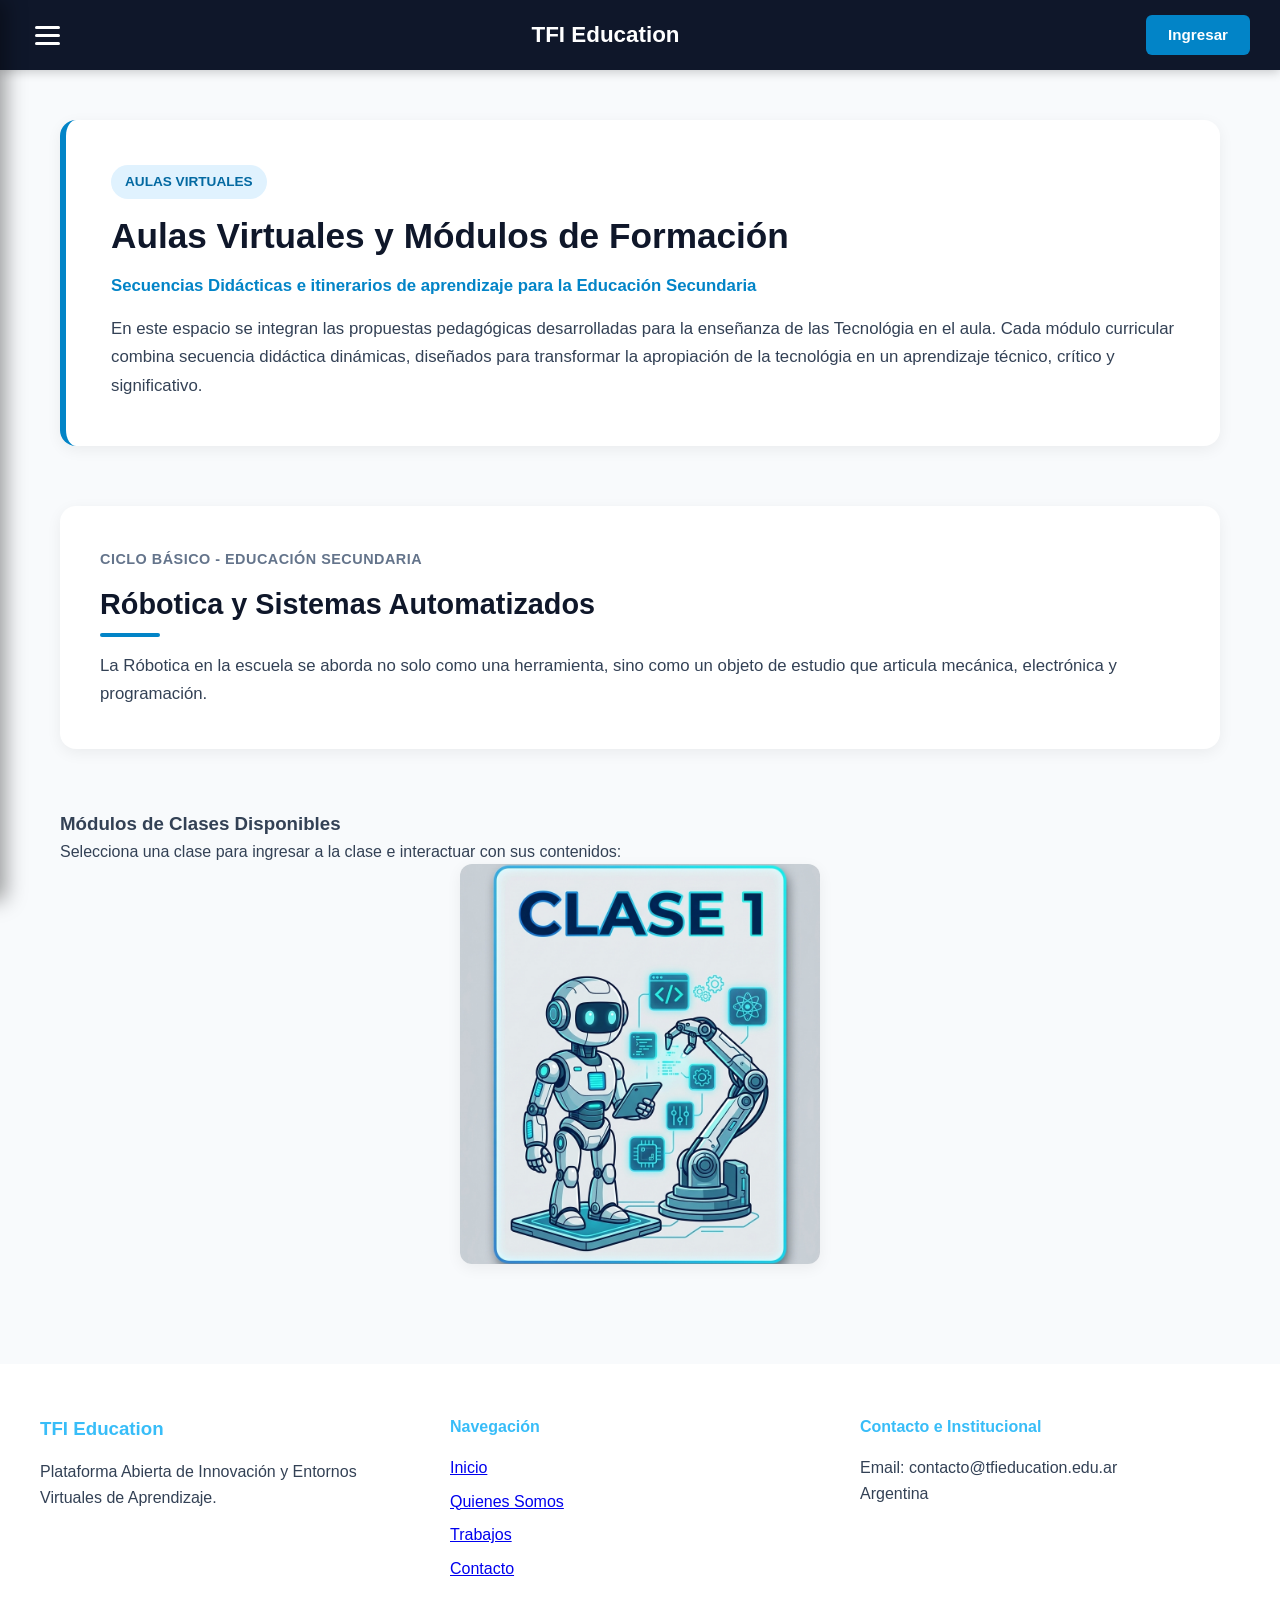
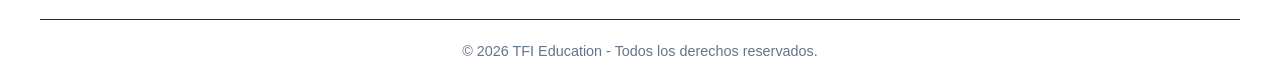
<file: TFI-Education-Final-main ultimo/pages/trabajos.html>
<!DOCTYPE html>
<html lang="es">
<head>
    <meta charset="UTF-8">
    <meta name="viewport" content="width=device-width, initial-scale=1.0">
    <title>TFI-Education-Trabajos</title>
    <link rel="stylesheet" href="../style/style.css">
    <link rel="stylesheet" href="../style/trabajos.css">
</head>
<body>
    <input type="checkbox" id="toggle-menu" class="checkbox-menu">
    <header class="barra-superior">
        <label for="toggle-menu" class="btn-menu">
            <span class="linea"></span>
            <span class="linea"></span>
            <span class="linea"></span>
        </label>
        <h1 class="logo">TFI Education</h1>
        <a href="./pages/trabajos.html" class="btn-ingresar">Ingresar</a>
    </header>
    <aside class="panel-lateral">
        <label for="toggle-menu" class="btn-cerrar">&times;</label>
        <h2 class="titulo-menu">Navegación</h2>
        <ul class="menu">
            <li class="menu_item active"><a href="../index.html">Inicio</a></li>
            <li class="menu_item"><a href="somos.html">Quienes Somos</a></li>
            <li class="menu_item"><a href="trabajos.html">Trabajos</a></li>
            <li class="menu_item"><a href="contacto.html">Contacto</a></li>
        </ul>
        <div class="logo-ubi">
            <h3>TFI Education</h3>
            <h3>|</h3>
            <h3>Argentina</h3> 
        </div>
    </aside>

    <main class="contenido-trabajo">

        <section class="hero-seccion-trabajo">
            <div class="hero-tarjeta-trabajo">
                <span class="etiqueta-materia">Aulas Virtuales</span>
                <h2>Aulas Virtuales y Módulos de Formación</h2>
                <h3>Secuencias Didácticas e itinerarios de aprendizaje para la Educación Secundaria</h3>
                <p>En este espacio se integran las propuestas pedagógicas desarrolladas para la enseñanza de las Tecnológia en el aula. Cada módulo curricular combina secuencia didáctica dinámicas, diseñados para transformar la apropiación de la tecnológia en un aprendizaje técnico, crítico y significativo.</p>
            </div>
        </section>

        <section class="materia-seccion-curricular">
            <div class="materia-bloque">
                <span class="materia-nivel">Ciclo Básico - Educación Secundaria</span>
                <h3>Róbotica y Sistemas Automatizados</h3>
                <p>La Róbotica en la escuela se aborda no solo como una herramienta, sino como un objeto de estudio que articula mecánica, electrónica y programación.</p>
            </div>
        </section>

        <section class="seccion-clases">
            <h3 class="seccion-titulo">Módulos de Clases Disponibles</h3>
            <p class="seccion-subtitulo">Selecciona una clase para ingresar a la clase e interactuar con sus contenidos:</p>

            <div class="contenedor-clases">

                <a href="./class/clase-1.html" class="tarjeta-clase">
                    <img src="../images/clase-1.jpg" alt="Clase 1: Descubriendo la Róbotica" class="clase-imagen">
                    <div class="clase-overlay">
                        <span class="badge-estado disponible">Disponible</span>
                        <h4 class="clase-titulo">Clase 1: Descubriendo la Róbotica</h4>
                        <p class="clase-descripcion"> Definiciones de robótica, robots y tipos de robots</p>
                        <span class="btn-acceder">Ingresar a la Clase &rarr;</span>
                    </div>
                </a>                
            </div>
        </section>
    </main>

     <footer class="pie-pagina">
        <div class="contenido-footer">
            <div class="columna-footer">
                <h3>TFI Education</h3>
                <p>Plataforma Abierta de Innovación y Entornos Virtuales de Aprendizaje.</p>
            </div>
            <div class="columna-footer">
                <h4>Navegación</h4>
                <ul>
                    <li><a href="../index.html">Inicio</a></li>
                    <li><a href="somos.html">Quienes Somos</a></li>
                    <li><a href="trabajos.html">Trabajos</a></li>
                    <li><a href="contacto.html">Contacto</a></li>
                </ul>
            </div>
            <div class="columna-footer">
                <h4>Contacto e Institucional</h4>
                <p>Email: contacto@tfieducation.edu.ar</p>
                <p>Argentina</p>
            </div>
        </div>
        <div class="copyright-footer">
            <p>&copy; 2026 TFI Education - Todos los derechos reservados.</p>
        </div>
    </footer>
</body>
</html>
</file>
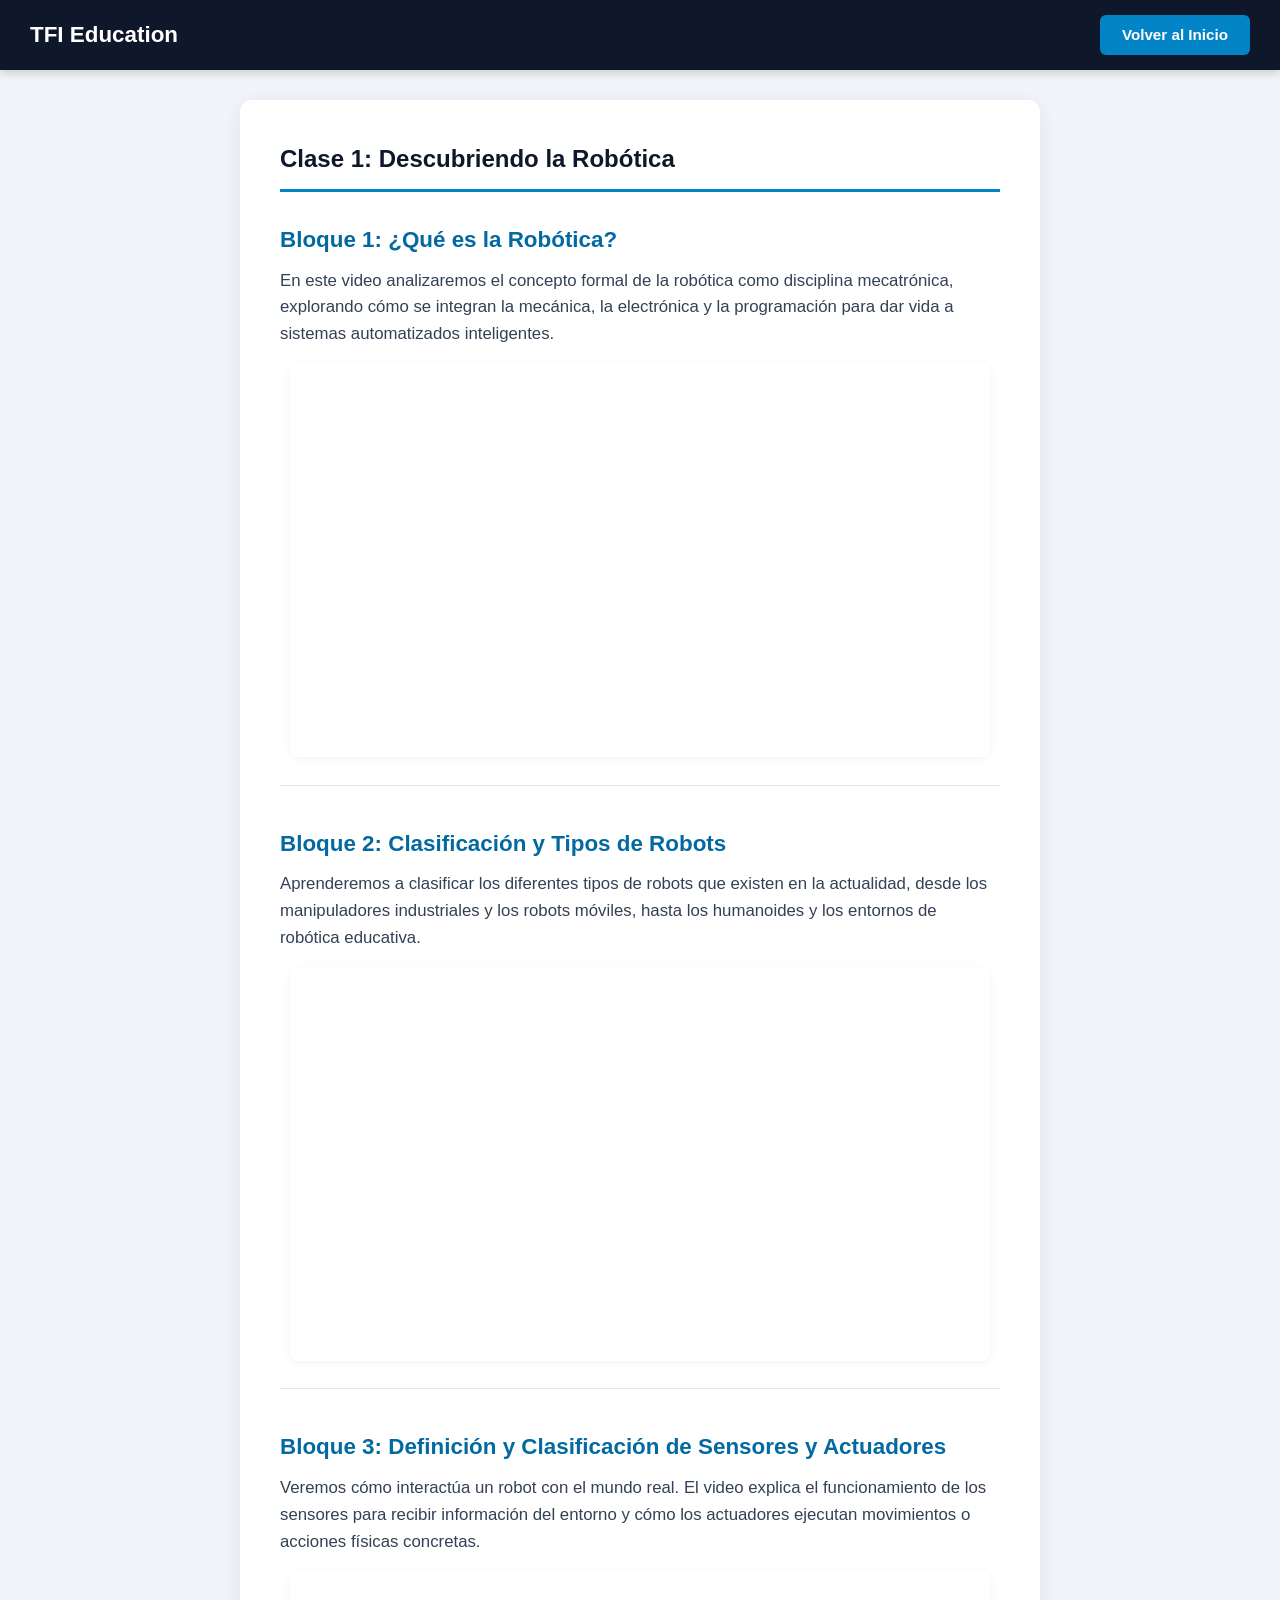
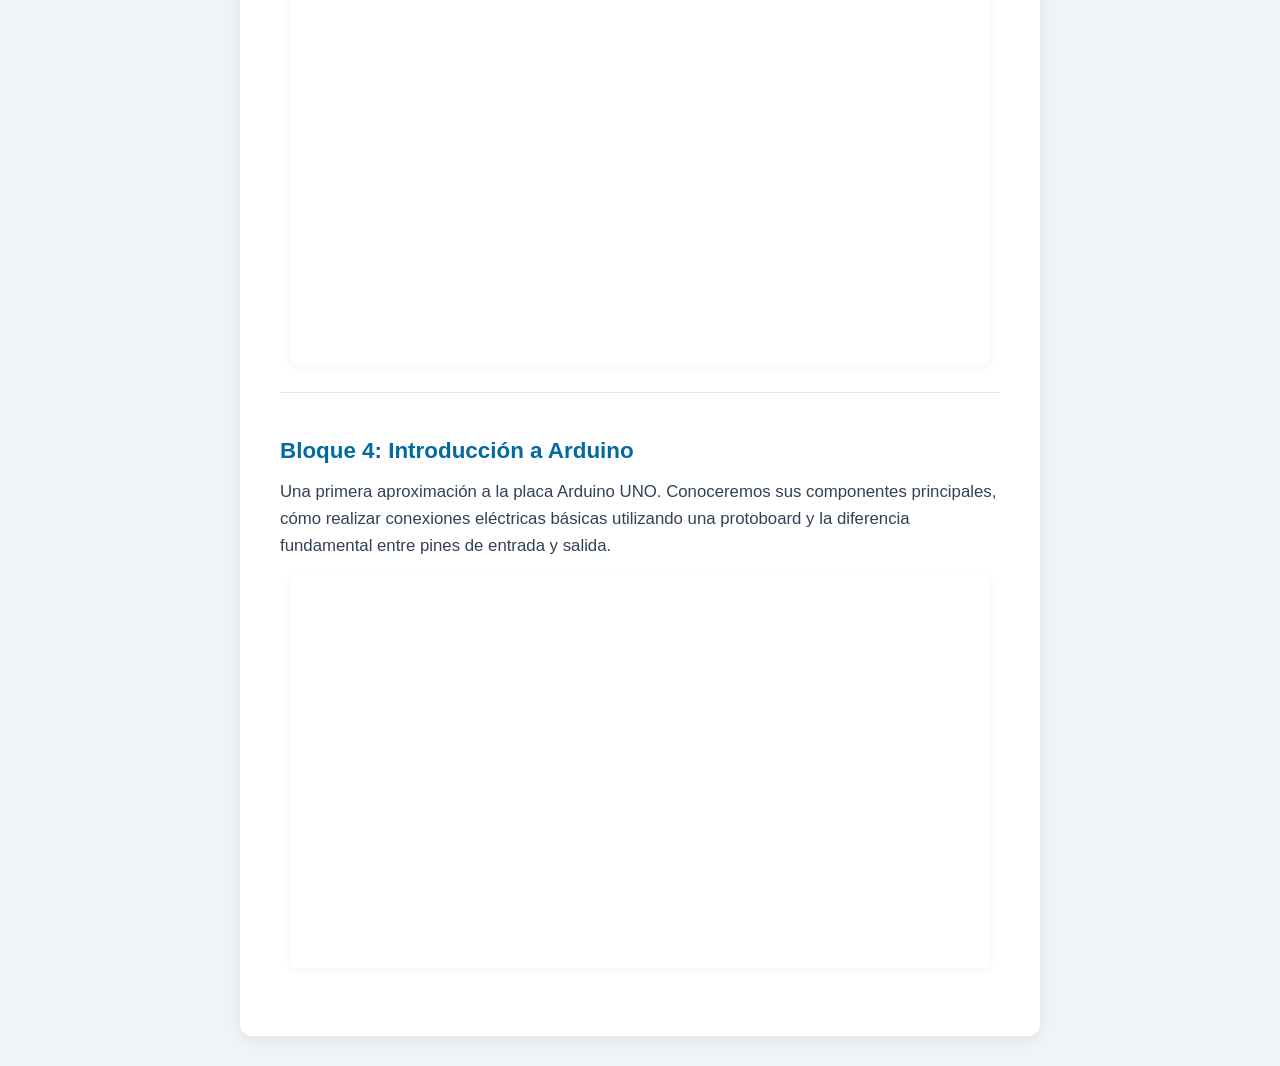
<file: TFI-Education-Final-main ultimo/pages/class/clase-1.html>
<!DOCTYPE html>
<html lang="es">
<head>
    <meta charset="UTF-8">
    <meta name="viewport" content="width=device-width, initial-scale=1.0">
    <title>Clase 1: Descubriendo la Robótica - TFI Education</title>
    <link rel="stylesheet" href="../../style/style.css">
    <style>
        /* Fondo general claro y limpio */
        body {
            background-color: #f1f5f9;
            color: #1e293b;
            font-family: 'Segoe UI', Tahoma, Geneva, Verdana, sans-serif;
            margin: 0;
            padding: 0;
        }

        .contenido-principal {
            background-color: #ffffff;
            border-radius: 12px;
            box-shadow: 0 4px 20px rgba(0, 0, 0, 0.08);
            padding: 40px;
            max-width: 800px;
            margin: 30px auto;
        }

        h2 {
            color: #0f172a;
            border-bottom: 3px solid #0284c7;
            padding-bottom: 10px;
            margin-bottom: 25px;
        }

        h3 {
            color: #0369a1;
            margin-top: 30px;
            margin-bottom: 10px;
            font-size: 1.4rem;
        }

        .bloque-clase {
            margin-bottom: 40px;
            padding-bottom: 20px;
            border-bottom: 1px solid #e2e8f0;
        }

        .bloque-clase:last-child {
            border-bottom: none;
            margin-bottom: 0;
        }

        .bloque-clase p {
            color: #334155;
            line-height: 1.6;
            margin-bottom: 15px;
            font-size: 1.05rem;
        }

        .video-clase-contenedor {
            width: 100%;
            max-width: 700px;
            aspect-ratio: 16 / 9;
            margin: 0 auto;
        }

        .video-clase-contenedor iframe {
            width: 100%;
            height: 100%;
            border: 0;
            border-radius: 8px;
            box-shadow: 0 2px 10px rgba(0, 0, 0, 0.05);
        }
    </style>
</head>
<body>

    <header class="barra-superior">
        <h1 class="logo">TFI Education</h1>
        <a href="../../index.html" class="btn-ingresar">Volver al Inicio</a>
    </header>

    <main class="contenido-principal">
        <h2>Clase 1: Descubriendo la Robótica</h2>

        <!-- BLOQUE 1 -->
        <section class="bloque-clase">
            <h3>Bloque 1: ¿Qué es la Robótica?</h3>
            <p>En este video analizaremos el concepto formal de la robótica como disciplina mecatrónica, explorando cómo se integran la mecánica, la electrónica y la programación para dar vida a sistemas automatizados inteligentes.</p>
            <div class="video-clase-contenedor">
                <iframe width="560" height="315" src="https://www.youtube.com/embed/idlq3cGLNo4?si=M5m_oP895H7Ky69p" title="YouTube video player" frameborder="0" allow="accelerometer; autoplay; clipboard-write; encrypted-media; gyroscope; picture-in-picture; web-share" referrerpolicy="strict-origin-when-cross-origin" allowfullscreen></iframe>
            </div>
        </section>

        <!-- BLOQUE 2 -->
        <section class="bloque-clase">
            <h3>Bloque 2: Clasificación y Tipos de Robots</h3>
            <p>Aprenderemos a clasificar los diferentes tipos de robots que existen en la actualidad, desde los manipuladores industriales y los robots móviles, hasta los humanoides y los entornos de robótica educativa.</p>
            <div class="video-clase-contenedor">
                <iframe src="https://youtube.com" title="Clasificación y Tipos de Robots" allow="accelerometer; autoplay; clipboard-write; encrypted-media; gyroscope; picture-in-picture; web-share" referrerpolicy="strict-origin-when-cross-origin" allowfullscreen></iframe>
            </div>
        </section>

        <!-- BLOQUE 3 -->
        <section class="bloque-clase">
            <h3>Bloque 3: Definición y Clasificación de Sensores y Actuadores</h3>
            <p>Veremos cómo interactúa un robot con el mundo real. El video explica el funcionamiento de los sensores para recibir información del entorno y cómo los actuadores ejecutan movimientos o acciones físicas concretas.</p>
            <div class="video-clase-contenedor">
                <iframe src="https://youtube.com" title="Sensores y Actuadores" allow="accelerometer; autoplay; clipboard-write; encrypted-media; gyroscope; picture-in-picture; web-share" referrerpolicy="strict-origin-when-cross-origin" allowfullscreen></iframe>
            </div>
        </section>

        <!-- BLOQUE 4 -->
        <section class="bloque-clase">
            <h3>Bloque 4: Introducción a Arduino</h3>
            <p>Una primera aproximación a la placa Arduino UNO. Conoceremos sus componentes principales, cómo realizar conexiones eléctricas básicas utilizando una protoboard y la diferencia fundamental entre pines de entrada y salida.</p>
            <div class="video-clase-contenedor">
                <iframe src="https://youtube.com" title="Introducción a Arduino" allow="accelerometer; autoplay; clipboard-write; encrypted-media; gyroscope; picture-in-picture; web-share" referrerpolicy="strict-origin-when-cross-origin" allowfullscreen></iframe>
            </div>
        </section>
    </main>

</body>
</html>
</file>
<file: TFI-Education-Final-main ultimo/style/style.css>
@import url();
* {margin: 0; padding: 0; box-sizing: border-box; }

.fondo-azul-metalizado{
    background: linear-gradient(135deg, #0d1b2a 0%, #1b4965 30%, #62b6cb 50%, #1b4965 70%, #0d1b2a 100%);
}
    
:root {
    --color-principal: #0f172a;
    --color-secundario: #1e293b;
    --color-acento: #38bdf8;
    --color-acento-hover: #0284c7;
    --color-fondo: #f8fafc;
    --color-tarjeta: #ffffff;
    --color-texto: #334155;
    --color-texto-suave: #64748b;
    --color-blanco: #ffffff;
    --fuente-base: 'Montserrat', sans-serif;
    --sombra-suave: 0 4px 15px rgba(0, 0, 0, 0.06);
    --sombra-hover: 0 10px 25px rgba(0, 0, 0, 0.12);
}

body{
    font-family: var(--fuente-base);
    background-color: var(--color-fondo);
    color: var(--color-texto);
    line-height: 1.6;
    overflow-x: hidden;
}

.logo {
    font-size: 1.4rem;
    font-weight: 700;
    color: var(--color-blanco);
    white-space: nowrap;
}

/*Menú*/
.checkbox-menu{display: none;}

.barra-superior{
    display: flex; 
    justify-content: space-between;
    align-items: center; 
    background-color: var(--color-principal);
    color: var(--color-blanco);  
    padding: 15px 30px;
    position: sticky;
    top: 0;
    z-index: 90;
    box-shadow: 0 2px 10px rgba(0, 0, 0, 0.2);
    gap: 20px;
}

.btn-menu{
    display: flex; 
    flex-direction: column; 
    gap: 5px;
    cursor: pointer;
    padding: 5px;
}
.btn-menu .linea{
    width: 25px; 
    height: 3px; 
    background-color: var(--color-blanco); 
    border-radius: 2px;
    transition: background-color 0.3s ease;
}

.btn-ingresar{
    color: var(--color-blanco);
    background-color: var(--color-acento-hover);
    text-decoration: none;
    font-weight: 600;
    font-size: 0.95rem;
    padding: 8px 22px;
    border-radius: 6px;
    transition: background-color 0.3s ease, transfomr 0.2s ease;
}

.btn-ingresar:hover {
    background-color: var(--color-acento);
    color: var(--color-principal);
    transform: translateY(-2px);
}

.btn-ingresar:active {
    transform: translateY(0);
}

/*Panel lateral Menú*/
.panel-lateral{
    position: fixed; 
    top: 0; 
    left: 0; 
    width: 280px; 
    height: 100vh; 
    background-color: var(--color-principal); 
    color: var(--color-blanco); 
    padding: 40px 25px; 
    z-index: 100; 
    transform: translateX(-100%); 
    transition: transform 0.4s ease-in-out; 
    box-shadow: 5px 0 20px rgba(0, 0, 0, 0.4);
    display: flex;
    flex-direction: column;
}

.checkbox-menu:checked ~ .panel-lateral{transform: translateX(0);}

.btn-cerrar{
    position: absolute; 
    top: 15px; 
    right: 20px; 
    font-size: 2rem; 
    cursor: pointer; 
    color: var(--color-texto-suave); 
    transition: color 0.3s ease;
}
.btn-cerrar:hover{color: var(--color-acento);}

.titulo-menu{
    font-size: 1.2rem;
    color: var(--color-acento);
    margin-bottom: 25px;
    border-bottom: 1px solid var(--color-secundario);
    padding-bottom: 10px;
}

/*Item Menú*/
.menu{
    list-style: none; 
    display: flex;
    flex-direction: column;
    gap: 15px;
}
.menu_item{margin-inline: 10px; margin-block: 10px;}
.menu_item li{margin-bottom: 20px;}
.menu_item a{
    color: var(--color-blanco); 
    text-decoration: none; 
    font-size: 1rem;
    font-weight: 500; 
    display: block;
    padding: 8px 12px;
    border-radius: 6px; 
    transition: background-color 0.3s ease, color o.3s ease;
}
.menu_item a:hover{
    color: var(--color-acento); 
    transform: translateX(5px);
}

/*Marca inferior*/
.logo-ubi{
    display: flex;
    align-items: center;
    gap: 10px;
    margin-top: auto;
    padding-top: 20px;
    border-top: 1px solid var(--color-secundario);
}
.logo-ubi h3{
    font-size: 1rem;
    font-weight: 600;
    color: var(--color-acento);
}

.pie-pagina{
    background-color: var(--color-blanco);
    padding: 50px 20px 20px 20px;
    margin-top: 50px;
}

.contenido-footer{
    max-width: 1200px;
    margin: 0 auto;
    display: flex;
    justify-content: space-between;
    flex-wrap: wrap;
    gap: 30px;
    padding-bottom: 30px;
    border-bottom: 1px solid var(--color-secundario);
}

.columna-footer{flex: 1; min-width: 220px;}
.columna-footer h3, .columna-footer h4{color: var(--color-acento);margin-bottom: 15px;}
.columna-footer ul{list-style: none;}
.columna-footer ul li{margin-bottom: 8px;}
.columna-footer a:hover{color: var(--color-acento);}
.copyright-footer{
    text-align: center;
    padding-top: 20px;
    font-size: 0.9rem;
    color: var(--color-texto-suave);
}
</file>
<file: TFI-Education-Final-main ultimo/style/index.css>
/*Inicio*/

.contenido-inicio{
    max-width: 1200px;
    margin: 0 auto;
    padding: 50px 20px;
    display: flex;
    flex-direction: column;
    gap: 70px;
}

.hero-inicio{
    display: flex;
    align-items: center;
    justify-content: space-between;
    gap: 40px;
    background-color: var(--color-tarjeta);
    padding: 45px;
    border-radius: 16px;
    box-shadow: var(--sombra-suave);
}

.hero-texto{flex: 1;}

.destacada{
    display: inline-block;
    background-color: #e0f2fe;
    color: #0369a1;
    font-size: 0.85rem;
    font-weight: 700;
    padding: 5px 12px;
    border-radius: 20px;
    margin-bottom: 15px;
    text-transform: uppercase;
}

.hero-texto h2{
    font-size: 2.2rem;
    color: var(--color-principal);
    line-height: 1.25;
    margin-bottom: 15px;
}

.hero-texto p{
    font-size: 1.05rem;
    color: var(--color-texto);
    margin-bottom: 30px;
}

.hero-botones{
    display: flex;
    gap: 15px;
    flex-wrap: wrap;
}

.btn-primario, .btn-secundario{
    display: inline-block;
    padding: 12px 26px;
    border-radius: 8px;
    font-weight: 600;
    text-decoration: none;
    transition: all 0.3s ease;
}

.btn-primario{
    background-color: var(--color-acento);
    color: var(--color-principal);
}

.btn-primario:hover {
    background-color: var(--color-acento);
    color: var(--color-principal);
    transform: translateY(-2px);
}

.btn-secundario{
    background-color: transparent;
    color: var(--color-principal);
    border: 2px solid var(--color-principal);
}

.btn-secundario:hover{
    background-color: var(--color-principal);
    color: var(--color-blanco);
    transform: translateY(-2px);
}

.hero-multimedia{
    flex: 1;
    width: 100%;
}

.hero-multimedia iframe,
.hero-multimedia img{
    display: block;
    width: 100%;
    height: 315px;
    object-fit: cover;
    border-radius: 12px;
    box-shadow: var(--sombra-suave);
    border: 3px solid var(--color-tarjeta);
}

/*Fundamentación pedagógica*/

.seccion-fundamentacion{
    background-color: var(--color-tarjeta);
    padding: 40px;
    border-radius: 16px;
    box-shadow: var(--sombra-suave);
    text-align: center;
}

.caja-text-center{
    max-width: 900px;
    margin: 15px;
}

.seccion-fundamentacion h3{
    font-size: 1.8rem;
    color: var(--color-principal);
    margin-bottom: 15px;
}
.seccion-fundamentacion p{
    font-size: 1.1rem;
    line-height: 1.7;
}

/*Pilares, Recorrido, Categorias*/

.title-seccion{
    font-size: 1.8rem;
    color: var(--color-principal);
    margin-bottom: 10px;
    text-align: center;
}

.subtitle-seccion{
    text-align: center;
    color: var(--color-texto-suave);
    margin-bottom: 30px;
}

/*CSS Grid*/

.pilares, .recorrido, .categoria{
    display: grid;
    grid-template-columns: repeat(auto-fit, minmax(250px, 1fr));
    gap: 25px;
}

/*Estilo de Tarjetas*/

.tarjeta-pilar, .tarjeta-recorrido, .tarjeta-categoria{
    background-color: var(--color-tarjeta);
    padding: 30px 25px;
    border-radius: 12px;
    box-shadow: var(--sombra-suave);
    transition: transform 0.3s ease, box-shadow 0.3s ease;
    display: flex;
    flex-direction: column;
}

.tarjeta-pilar:hover, .tarjeta-recorrido:hover, .tarjeta-categoria:hover{
    transform: translateY(-6px);
    box-shadow: var(--sombra-hover);
}

.icono.pilar{ font-size: 2.5rem; margin-bottom: 15px;}

.numero-recorrido{
    font-size: 1.5rem; 
    font-weight: 700; 
    color: var(--color-acento-hover);
    margin-bottom: 10px;
}

.tarjeta-pilar h4, .tarjeta-recorrido h4, .tarjeta-categoria h4{
    font-size: 1.2rem;
    color: var(--color-secundario);
    margin-bottom: 10px;
}

.tarjeta-pilar p, .tarjeta-recorrido p, .tarjeta-categoria p{
    font-size: 0.95rem;
    color: var(--color-texto-suave);
}
</file>
<file: TFI-Education-Final-main ultimo/style/trabajos.css>
/*Estilo*/
.contenido-trabajo{
    max-width: 1200px;
    margin: 0 auto;
    padding: 50px 20px;
    display: flex;
    flex-direction: column;
    gap: 60px;
}

/*1- Seccion Hero*/

.hero-seccion-trabajo{
    background-color: var(--color-tarjeta);
    padding: 45px;
    border-radius: 16px;
    box-shadow: var(--sombra-suave);
    border-left: 6px solid var(--color-acento-hover);
}

.hero-tarjeta-trabajo{
    display: flex;
    flex-direction: column;
    gap: 15px;
}

.etiqueta-materia{
    display: inline-block;
    align-self: flex-start;
    background-color: #e0f2fe;
    color: #0369a1;
    font-size: 0.85rem;
    font-weight: 700;
    padding: 6px 14px;
    border-radius: 20px;
    text-transform: uppercase;
}

.hero-seccion-trabajo h2{
    font-size: 2.2rem;
    color: var(--color-principal);
    line-height: 1.25;
}

.hero-seccion-trabajo h3{
    font-size: 1.05rem;
    font-weight: 600;
    color: var(--color-acento-hover);
}

.hero-seccion-trabajo p{
    font-size: 1.05rem;
    color: var(--color-texto);
    line-height: 1.7;
}

/*2- Diseño*/

.materia-seccion-curricular{
    background-color: var(--color-tarjeta);
    padding: 40px;
    border-radius: 16px;
    box-shadow: var(--sombra-suave);
}

.materia-nivel{
    display: inline-block;
    font-size: 0.9rem;
    font-weight: 600;
    color: var(--color-texto-suave);
    margin-bottom: 10px;
    text-transform: uppercase;
    letter-spacing: 0.5px;
}

.materia-bloque h3{
    font-size: 1.8rem;
    color: var(--color-principal);
    margin-bottom: 15px;
    position: relative;
    padding-bottom: 10px;
}

.materia-bloque h3::after {
    content: '';
    position: absolute;
    bottom: 0;
    left: 0;
    width: 60px;
    height: 4px;
    background-color: var(--color-acento-hover);
    border-radius: 2px;
}

.materia-bloque p{
    font-size: 1.05rem;
    color: var(--color-texto);
    line-height: 1.7;
}

/*3- Tarjetas Clases*/

.seccion-clase .seccion-titulo{
    font-size: 1.8rem;
    color: var(--color-principal);
    margin-bottom: 10px;
    text-align: center;
}

.seccion-clase .seccion-subtitulo{
    text-align: center;
    color: var(--color-texto-suave);
    margin-bottom: 35px;
}

.contenedor-clases{
    display: flex;
    flex-direction: row;
    justify-content: center;
    gap: 25px;
    flex-wrap: wrap;
}

/*Estructura Tarjeta*/

.tarjeta-clase{
    position: relative;
    flex: 1;
    min-width: 260px;
    max-width: 360px;
    height: 400px;
    background-color: var(--color-tarjeta);
    border-radius: 12px;
    overflow: hidden;
    text-decoration: none;
    box-shadow: var(--sombra-suave);
    transition: transform 0.4s ease, box-shadow 0.4s ease;
}

.tarjeta-clase:hover{
    transform: translateY(-6px);
    box-shadow: var(--sombra-hover);
}

/*Fondo de Imagen*/

.clase-imagen{
    width: 100%;
    height: 100%;
    object-fit: cover;
    object-position: center;
    transition: transform 0.5s ease;
}

.tarjeta-clase:hover .clase-imagen{
    transform: scale(1.1);
}

/*Overlay Interactivo*/

.clase-overlay{
    position: absolute;
    top: 0;
    left: 0;
    width: 100%;
    height: 100%;
    background: linear-gradient(90deg, 
    rgba(15, 23, 42, 0.92) 0%,
    rgba(15, 23, 42, 0.78) 60%,
    rgba(15, 23, 42, 0.45) 100%);
    color: var(--color-blanco);
    padding: 25px 20px;
    display: flex;
    flex-direction: column;
    justify-content: center;
    align-items: center;
    text-align: center;
    gap: 12px;
    opacity: 0;
    transform: translateY(20px);
    transition: opacity 0.4s ease, transform 0.4s ease; 
}

.tarjeta-clase:hover .clase-overlay{
    opacity: 1;
    transform: translateY(0);
    background: linear-gradient(
        90deg,
        rgba(15, 23, 42, 0.96) 0%,
        rgba(15, 23, 42, 0.88) 70%,
        rgba(2, 132, 199, 0.6) 100%
    );
}

/*Estado / Badges*/
.badge-estado{
    display: inline-block;
    padding: 4px 12px;
    border-radius: 20px;
    font-size: 0.8rem;
    font-weight: 700;
    text-transform: uppercase;
    letter-spacing: 0.5px;
}

.badge-estado.disponible{
    background-color: #10b981;
    color: #ffffff;
}

.badge-estado.proximamente{
    background-color: #f59e0b;
    color: #ffffff;
}

/*Contenido dentro Overlay*/

.clase-titulo{
    font-size: 1.3rem;
    color: var(--color-acento);
    font-weight: 700;
    margin: 0;
    transition: color 0.3s ease;
}

.tarjeta-clase:hover .clase-titulo{color: var(--color-acento);}

.clase-descripcion{
    font-size: 0.95rem;
    color: #cbd5e1;
    line-height: 1.5;
    margin: 0;
}

/*Botón dentro Overlay*/

.btn-acceder{
    display: inline-block;
    margin-top: 10px;
    padding: 8px 18px;
    border-radius: 6px;
    font-size: 0.95rem;
    font-weight: 600;
    color: var(--color-acento-hover);
    transition: background-color 0.3s ease;
}

.tarjeta-clase:hover .btn-acceder{
    background-color: var(--color-acento);
    color: var(--color-principal);
}

/*Tarjeta "Proximamente" */

.tarjeta-clase.proximamente{opacity: 0.9;}

.tarjeta-clase.proximamente .clase-imagen{filter: grayscale(40%);}

/*4- Adaptabilidad Movil*/

@media (max-width: 900px){
    .tarjeta-clase{
        height: auto;
        min-height: 260px;
    }

    .clase-overlay{
        padding: 25px 25px;
        background: rgba(15, 23, 42, 0.90);
    }

    .clase-titulo{
        font-size: 1.3rem;
    }

    .clase-descripcion{
        font-size: 0.9rem;
    }
}

@media (max-width: 600px){
    .contenido-trabajo{
        padding: 20px 12px;
        gap: 40px;
    }

    .hero-seccion-trabajo, .materia-seccion-curricular{
        padding: 25px 20px;
    }

    .clase-overlay{
        padding: 20px;
    }
}
</file>
<file: TFI-Education-Final-main ultimo/style/contacto.css>
/*Estilo*/
.contenido-contacto{
    max-width: 1200px;
    margin: 0 auto;
    padding: 50px 20px;
    display: flex;
    flex-direction: column;
    gap: 60px;
}

/*1- Seccion Hero*/

.hero-seccion-contacto{
    background-color: var(--color-tarjeta);
    padding: 45px;
    border-radius: 16px;
    box-shadow: var(--sombra-suave);
    border-left: 6px solid var(--color-acento-hover);
}

.hero-tarjeta-contacto{
    display: flex;
    flex-direction: row;
    align-items: center;
    justify-content: space-between;
    gap: 40px;
}

.hero-texto-contacto{
    flex: 1;
    display: flex;
    flex-direction: column;
    gap: 15px;
}

.hero-imagen-contacto{
    flex: 0 0 320px;
    display: flex;
    justify-content: center;
    align-items: center;
}

.hero-imagen-contacto img{
    width: 100%;
    max-width: 320px;
    height: auto;
    object-fit: contain;
    border-radius: 12px;
}

.etiqueta-contacto{
    display: inline-block;
    align-self: flex-start;
    background-color: #e0f2fe;
    color: #0369a1;
    font-size: 0.85rem;
    font-weight: 700;
    padding: 6px 14px;
    border-radius: 20px;
    text-transform: uppercase;
}

.hero-seccion-contacto h2{
    font-size: 2.2rem;
    color: var(--color-principal);
    line-height: 1.25;
}

.hero-seccion-contacto h3{
    font-size: 1.05rem;
    font-weight: 600;
    color: var(--color-acento-hover);
}

.hero-seccion-contacto p{
    font-size: 1.05rem;
    color: var(--color-texto);
    line-height: 1.7;
}

/*2- Correo*/

.contacto-seccion-correo{
    background-color: var(--color-tarjeta);
    padding: 40px;
    border-radius: 16px;
    box-shadow: var(--sombra-suave);
}

.contacto-nivel{
    display: inline-block;
    font-size: 0.9rem;
    font-weight: 600;
    color: var(--color-texto-suave);
    margin-bottom: 10px;
    text-transform: uppercase;
    letter-spacing: 0.5px;
}

.contacto-bloque h3{
    font-size: 1.8rem;
    color: var(--color-principal);
    margin-bottom: 15px;
    position: relative;
    padding-bottom: 10px;
}

.contacto-bloque h3::after {
    content: '';
    position: absolute;
    bottom: 0;
    left: 0;
    width: 60px;
    height: 4px;
    background-color: var(--color-acento-hover);
    border-radius: 2px;
}

.contacto-bloque p{
    font-size: 1.05rem;
    color: var(--color-texto);
    line-height: 1.7;
}

.contacto-bloque .correo-texto{
    font-size: 1.5rem;
    font-weight: 700;
    color: var(--color-acento-hover);
    margin: 10px 0 20px;
    word-break: break-all;
}

/*Botón del correo*/

.btn-correo{
    display: inline-block;
    padding: 10px 22px;
    border-radius: 6px;
    font-size: 0.95rem;
    font-weight: 600;
    text-decoration: none;
    background-color: var(--color-acento-hover);
    color: var(--color-blanco);
    transition: background-color 0.3s ease, color 0.3s ease;
}

.btn-correo:hover{
    background-color: var(--color-acento);
    color: var(--color-principal);
}

/*3- Tarjetas Pasos*/

.seccion-pasos .seccion-titulo{
    font-size: 1.8rem;
    color: var(--color-principal);
    margin-bottom: 10px;
    text-align: center;
}

.seccion-pasos .seccion-subtitulo{
    text-align: center;
    color: var(--color-texto-suave);
    margin-bottom: 35px;
}

.contenedor-pasos{
    display: flex;
    flex-direction: row;
    justify-content: center;
    gap: 25px;
    flex-wrap: wrap;
}

/*Estructura Tarjeta*/

.tarjeta-paso{
    flex: 1;
    min-width: 260px;
    max-width: 360px;
    background-color: var(--color-tarjeta);
    border-radius: 12px;
    padding: 30px 25px;
    box-shadow: var(--sombra-suave);
    display: flex;
    flex-direction: column;
    gap: 12px;
    transition: transform 0.4s ease, box-shadow 0.4s ease;
}

.tarjeta-paso:hover{
    transform: translateY(-6px);
    box-shadow: var(--sombra-hover);
}

/*Número / Badge*/

.paso-numero{
    align-self: flex-start;
    display: inline-block;
    padding: 4px 12px;
    border-radius: 20px;
    font-size: 0.8rem;
    font-weight: 700;
    text-transform: uppercase;
    letter-spacing: 0.5px;
    background-color: #e0f2fe;
    color: #0369a1;
}

/*Contenido de la tarjeta*/

.paso-titulo{
    font-size: 1.3rem;
    color: var(--color-principal);
    font-weight: 700;
    margin: 0;
}

.paso-descripcion{
    font-size: 0.95rem;
    color: var(--color-texto-suave);
    line-height: 1.5;
    margin: 0;
}

/*4- Adaptabilidad Movil*/

@media (max-width: 900px){
    .hero-tarjeta-contacto{
        flex-direction: column;
        gap: 25px;
    }

    .hero-imagen-contacto{
        flex: none;
        width: 100%;
    }

    .hero-imagen-contacto img{
        max-width: 240px;
    }

    .tarjeta-paso{
        max-width: 100%;
    }

    .paso-titulo{
        font-size: 1.2rem;
    }

    .paso-descripcion{
        font-size: 0.9rem;
    }
}

@media (max-width: 600px){
    .contenido-contacto{
        padding: 20px 12px;
        gap: 40px;
    }

    .hero-seccion-contacto, .contacto-seccion-correo{
        padding: 25px 20px;
    }

    .hero-seccion-contacto h2{
        font-size: 1.7rem;
    }

    .contacto-bloque .correo-texto{
        font-size: 1.1rem;
    }
}
</file>
<file: TFI-Education-Final-main ultimo/style/somos.css>
/*Quienes Somos*/

.somo-contenido{
    max-width: 1200px;
    margin: 0 auto;
    padding: 50px 20px;
    display: flex;
    flex-direction: column;
    gap: 60px;
}

/*Seccion Hero*/

.somo-hero{
    background-color: var(--color-tarjeta);
    padding: 45px;
    border-radius: 16px;
    box-shadow: var(--sombra-suave);
    border-left: 6px solid var(--color-acento-hover);
}

.somo-hero-contenedor{
    display: flex;
    flex-direction: column;
    gap: 15px;
}

.etiqueta-institucional{
    display: inline-block;
    align-self: flex-start;
    background-color: #e0f2fe;
    color: #0369a1;
    font-size: 0.85rem;
    font-weight: 700;
    padding: 6px 14px;
    border-radius: 20px;
    text-transform: uppercase;
}

.somo-hero h2{
    font-size: 2.2rem;
    color: var(--color-principal);
    line-height: 1.25;
}

.somo-hero h3{
    font-size: 1.2rem;
    font-weight: 600;
    color: var(--color-acento-hover);
}

.somo-hero p{
    font-size: 1.05rem;
    color: var(--color-texto);
    line-height: 1.7;
}

/*Fundamentacion TFI*/

.seccion-fundamentacion-tfi{
    background-color: var(--color-tarjeta);
    padding: 40px;
    border-radius: 16px;
    box-shadow: var(--sombra-suave);
}

.bloque-fundamentacion h3{
    font-size: 1.8rem;
    color: var(--color-principal);
    margin-bottom: 20px;
    position: relative;
    padding-bottom: 10px; 
}

.bloque-fundamentacion h3::after {
    content: '';
    position: absolute;
    bottom: 0;
    left: 0;
    width: 60px;
    height: 4px;
    background-color: var(--color-acento-hover);
    border-radius: 2px;
}

.bloque-fundamentacion p:last-child{margin-bottom: 0;}

/*Ejes Formativos*/

.seccion-ejes .titulo-seccion{
    font-size: 1.8rem;
    color: var(--color-principal);
    margin-bottom: 30px;
    text-align: center;
}

.grilla-eje{
    display: grid;
    grid-template-columns: repeat(auto-fit, minmax(250px, 1fr));
    gap: 25px;
}

.tarjeta-eje{
    background-color: var(--color-tarjeta);
    padding: 30px 25px;
    border-radius: 12px;
    box-shadow: var(--sombra-suave);
    transition: transform 0.3s ease, box-shadow 0.3s ease;
    display: flex;
    flex-direction: column;
}

.tarjeta-eje:hover{transform: translateY(-6px); box-shadow: var(--sombra-hover);}

.icono-eje{font-size: 2.5rem; margin-bottom: 10px;}

.tarjeta-eje h4{font-size: 1.2rem; color: var(--color-secundario); margin-bottom: 10px;}

.tarjeta-eje p{font-size: 0.95rem; color: var(--color-texto-suave); line-height: 1.6;}

/*Equipo Desarrolladores*/
@media (max-width: 900px) {
    .somo-hero, .seccion-fundamentacion-tfi, .seccion-equipo{padding: 30px 20px;}
    .somo-hero h2{font-size: 1.8rem;}
    .bloque-fundamentacion h3, .seccion-ejes .titulo-seccion, .encabezado-equipo .titulo-seccion{font-size: 1.5rem;}
}

@media (max-width: 600px){
    .somo-contenido{padding: 20px 12px; gap: 40px;}
}

.seccion-equipo{
    background-color: var(--color-tarjeta);
    padding: 40px;
    border-radius: 16px;
    box-shadow: var(--sombra-suave);
}

.encabezado-equipo{
    text-align: center;
    max-width: 900px;
    margin: 0 auto 35px auto;
}

.encabezado-equipo .titulo-seccion{font-size: 1.8rem; color: var(--color-principal); margin-bottom: 15px;}

.descripcion-equipo{font-size: 1.05rem; color: var(--color-texto); line-height: 1.7;}

.grilla-equipo-interactivo{
    display: grid;
    grid-template-columns: repeat(auto-fit, minmax(250px, 1fr));
    gap: 25px;
    margin-top: 20px;
}

/*Docentes*/

.docente{
    position: relative;
    display: inline-block;
    width: 22%;
    height: 400px;
    margin-inline: 1%;
    overflow: hidden;
    border-radius: 12px;
    box-shadow: 0 4px 15px rgba(0, 0, 0, 0.2);
}
.docente-imagen{
    width: 100%; 
    height: 100%;
    border-radius: 5px;
    object-fit: cover;
    transition: transform 0.4s ease;
}
.descripcion{
    position: absolute;
    top: 0;
    left: 0;
    width: 100%;
    height: 100%;
    background-color: rgba(15, 23, 42, 0.85);
    color: #ffffff;
    display: flex;
    flex-direction: column;
    justify-content: center;
    align-items: center;
    padding: 20px;
    text-align: center;
    opacity: 0;
    transform: translateY(20px);
    transition: opacity 0.4s ease, transform 0.4s ease;
}
.docente_nombre{
    font-size: 1.3rem;
    margin-bottom: 10px;
    color: #38bdf8;
}
.docente:hover .descripcion{
    opacity: 1;
    transform: translateY(0);
}
.docente:hover .docente-imagen{
    transform: scale(1.1);
}
</file>
